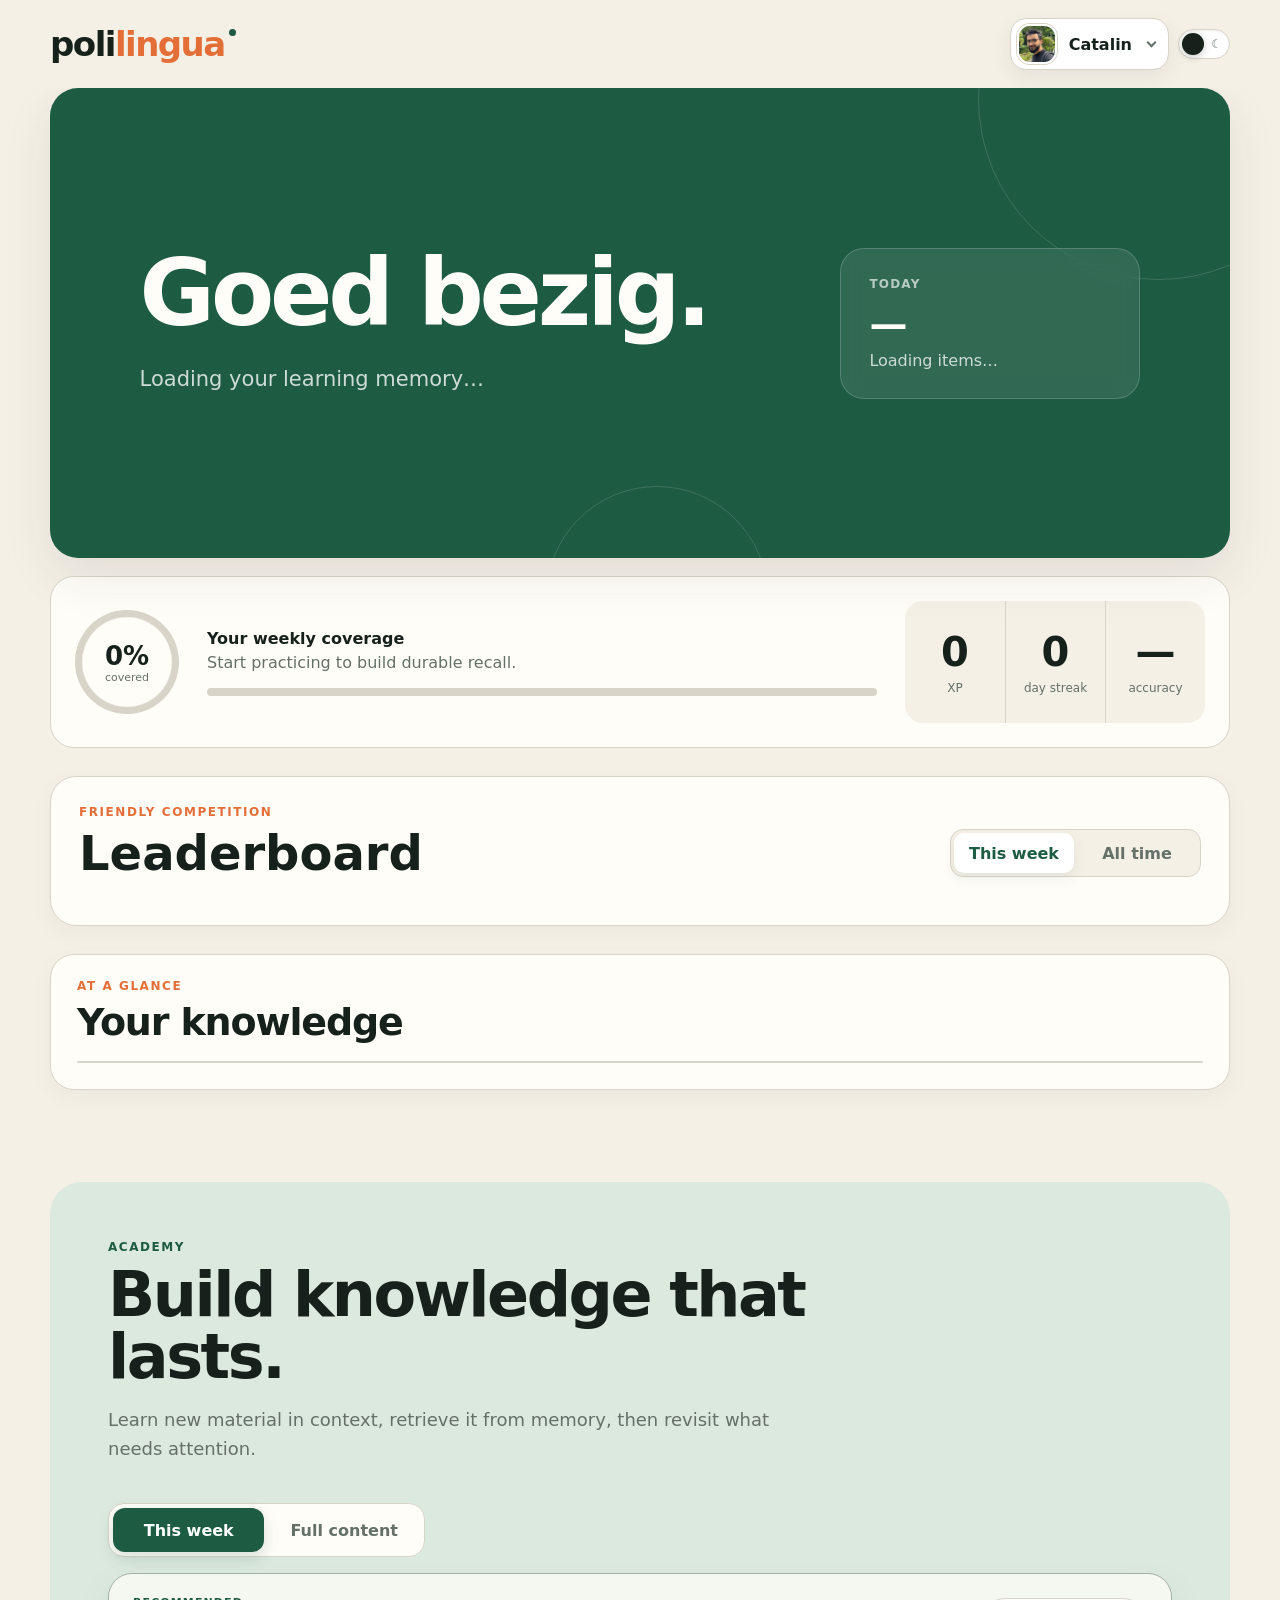
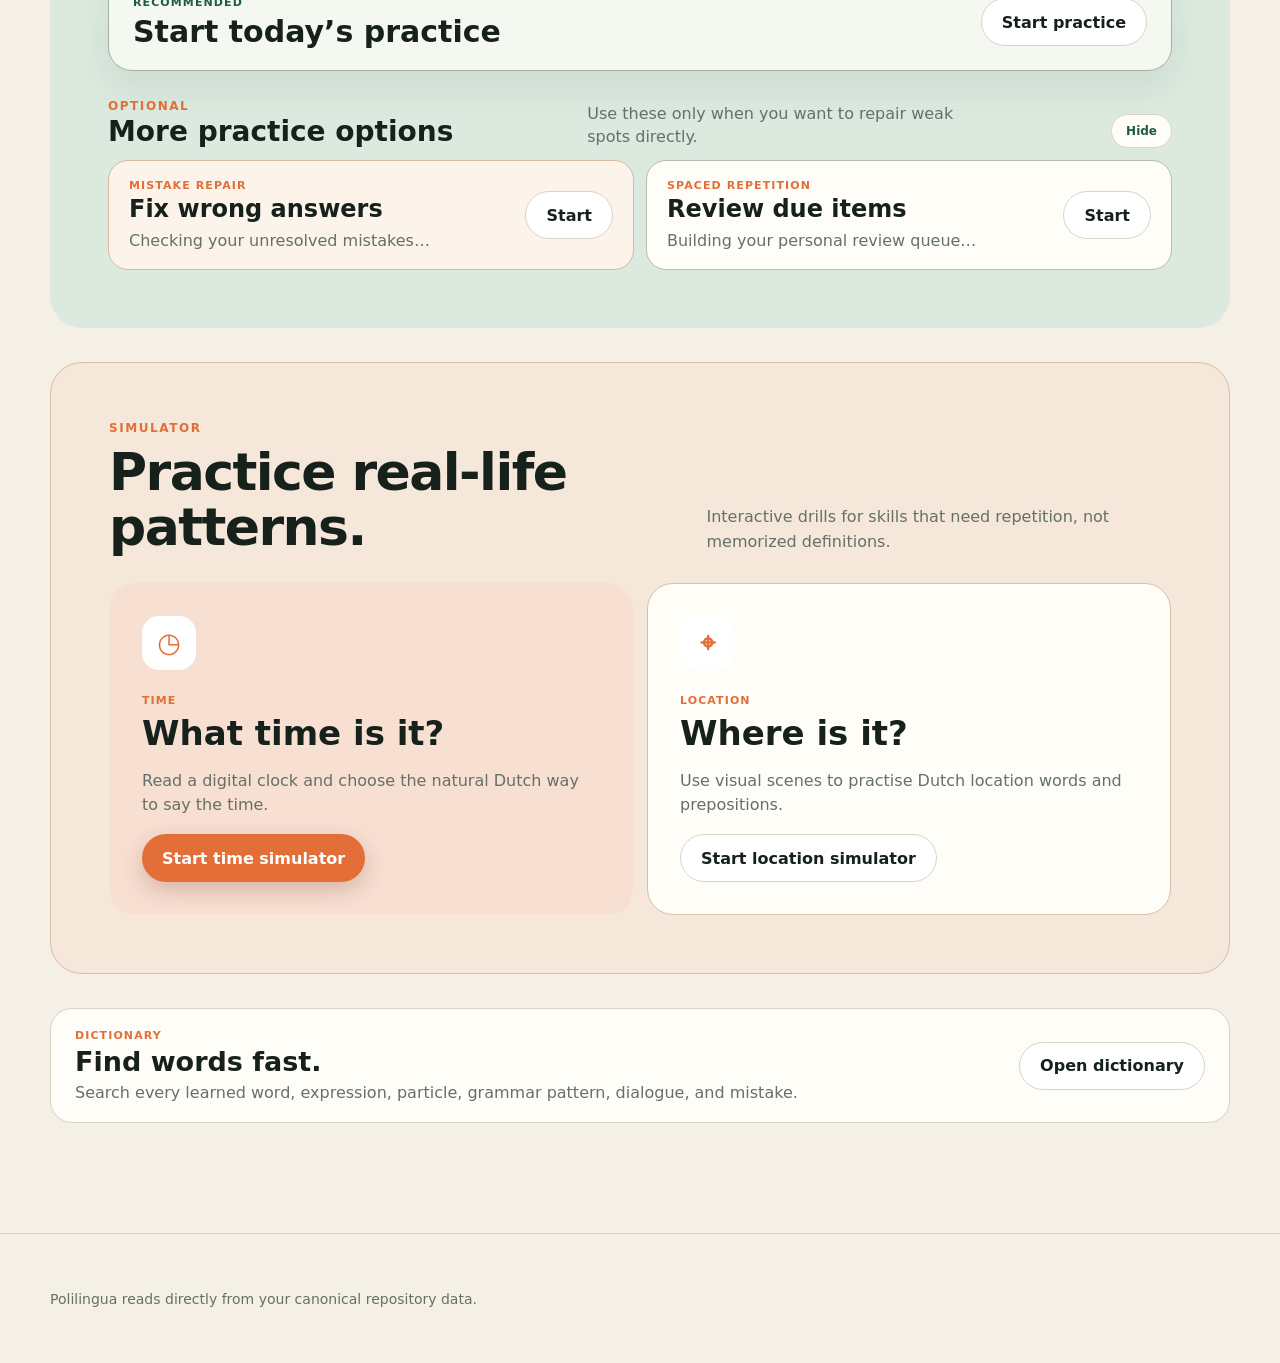
<file: index.html>
<!doctype html>
<html lang="en">
  <head>
    <meta charset="utf-8">
    <meta name="viewport" content="width=device-width, initial-scale=1">
    <meta http-equiv="refresh" content="0; url=./app/">
    <title>Dutch OS</title>
  </head>
  <body>
    <p><a href="./app/">Open Dutch OS</a></p>
  </body>
</html>
</file>
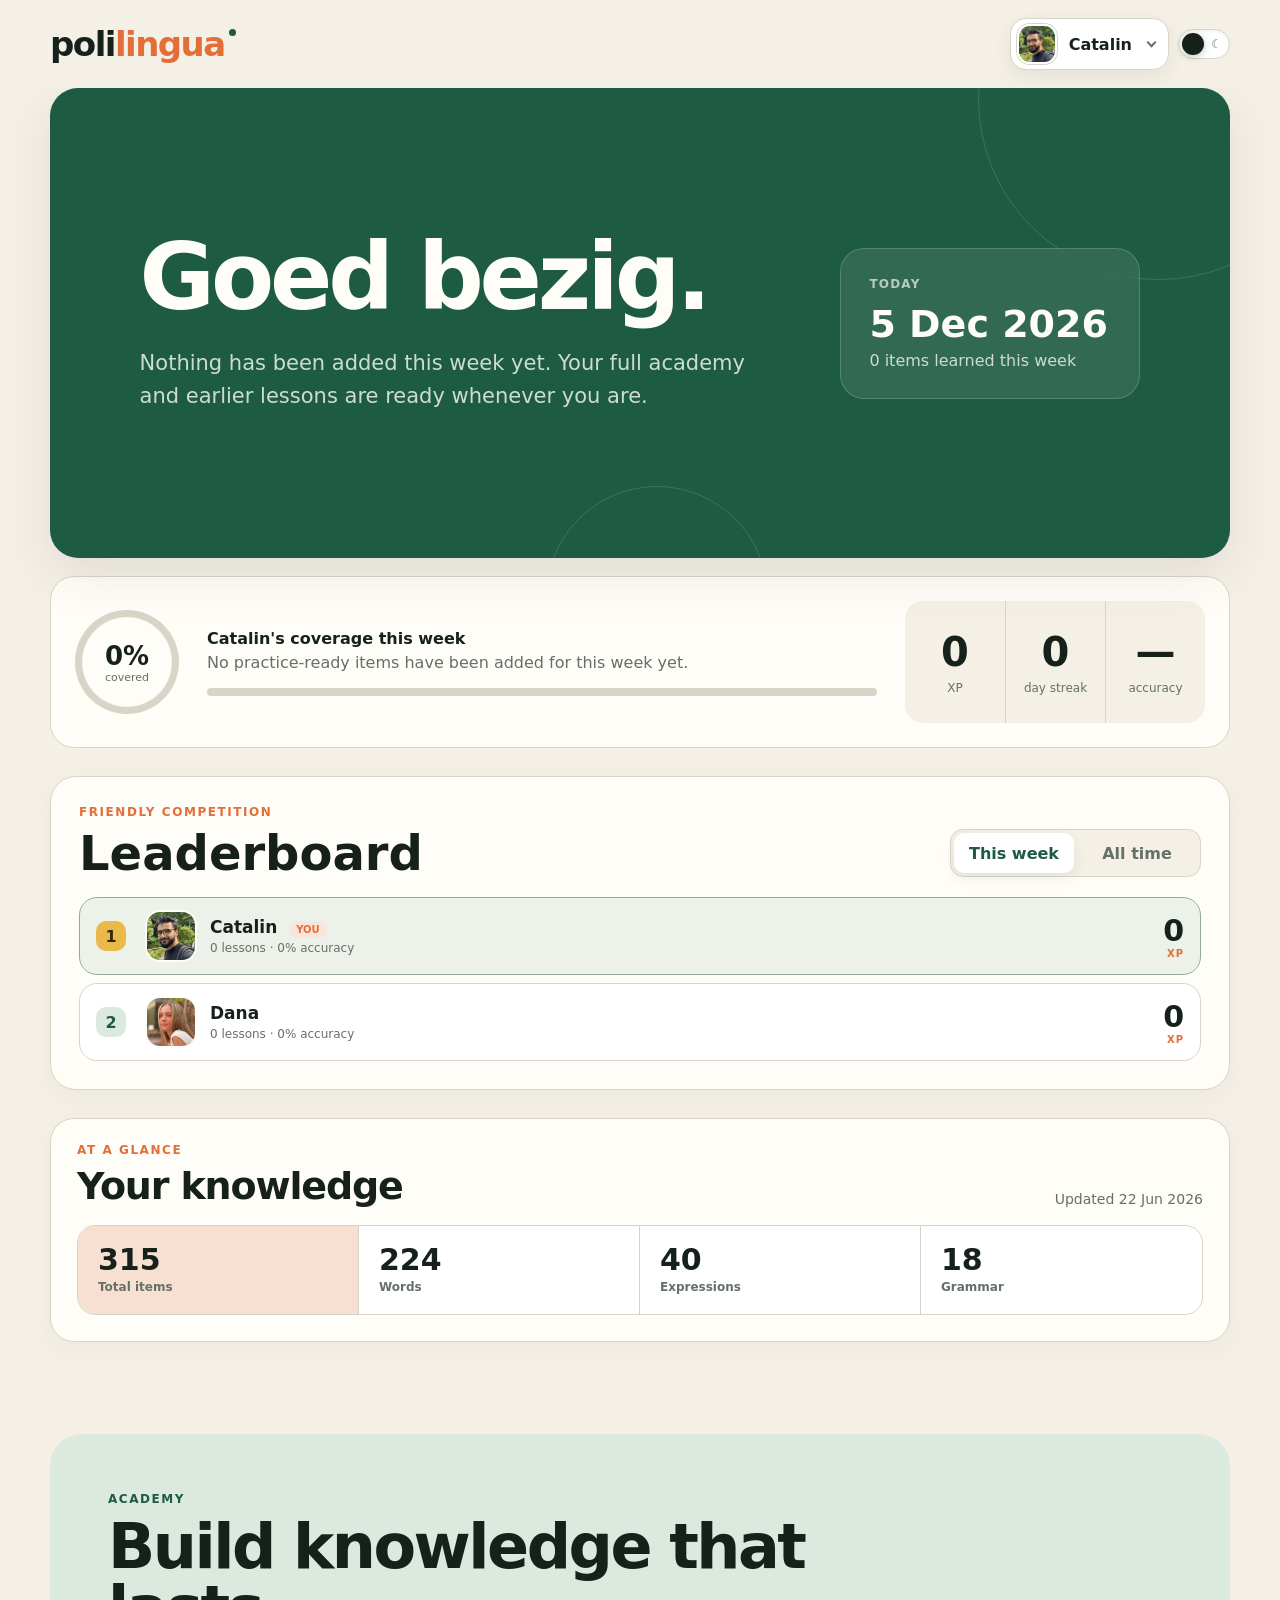
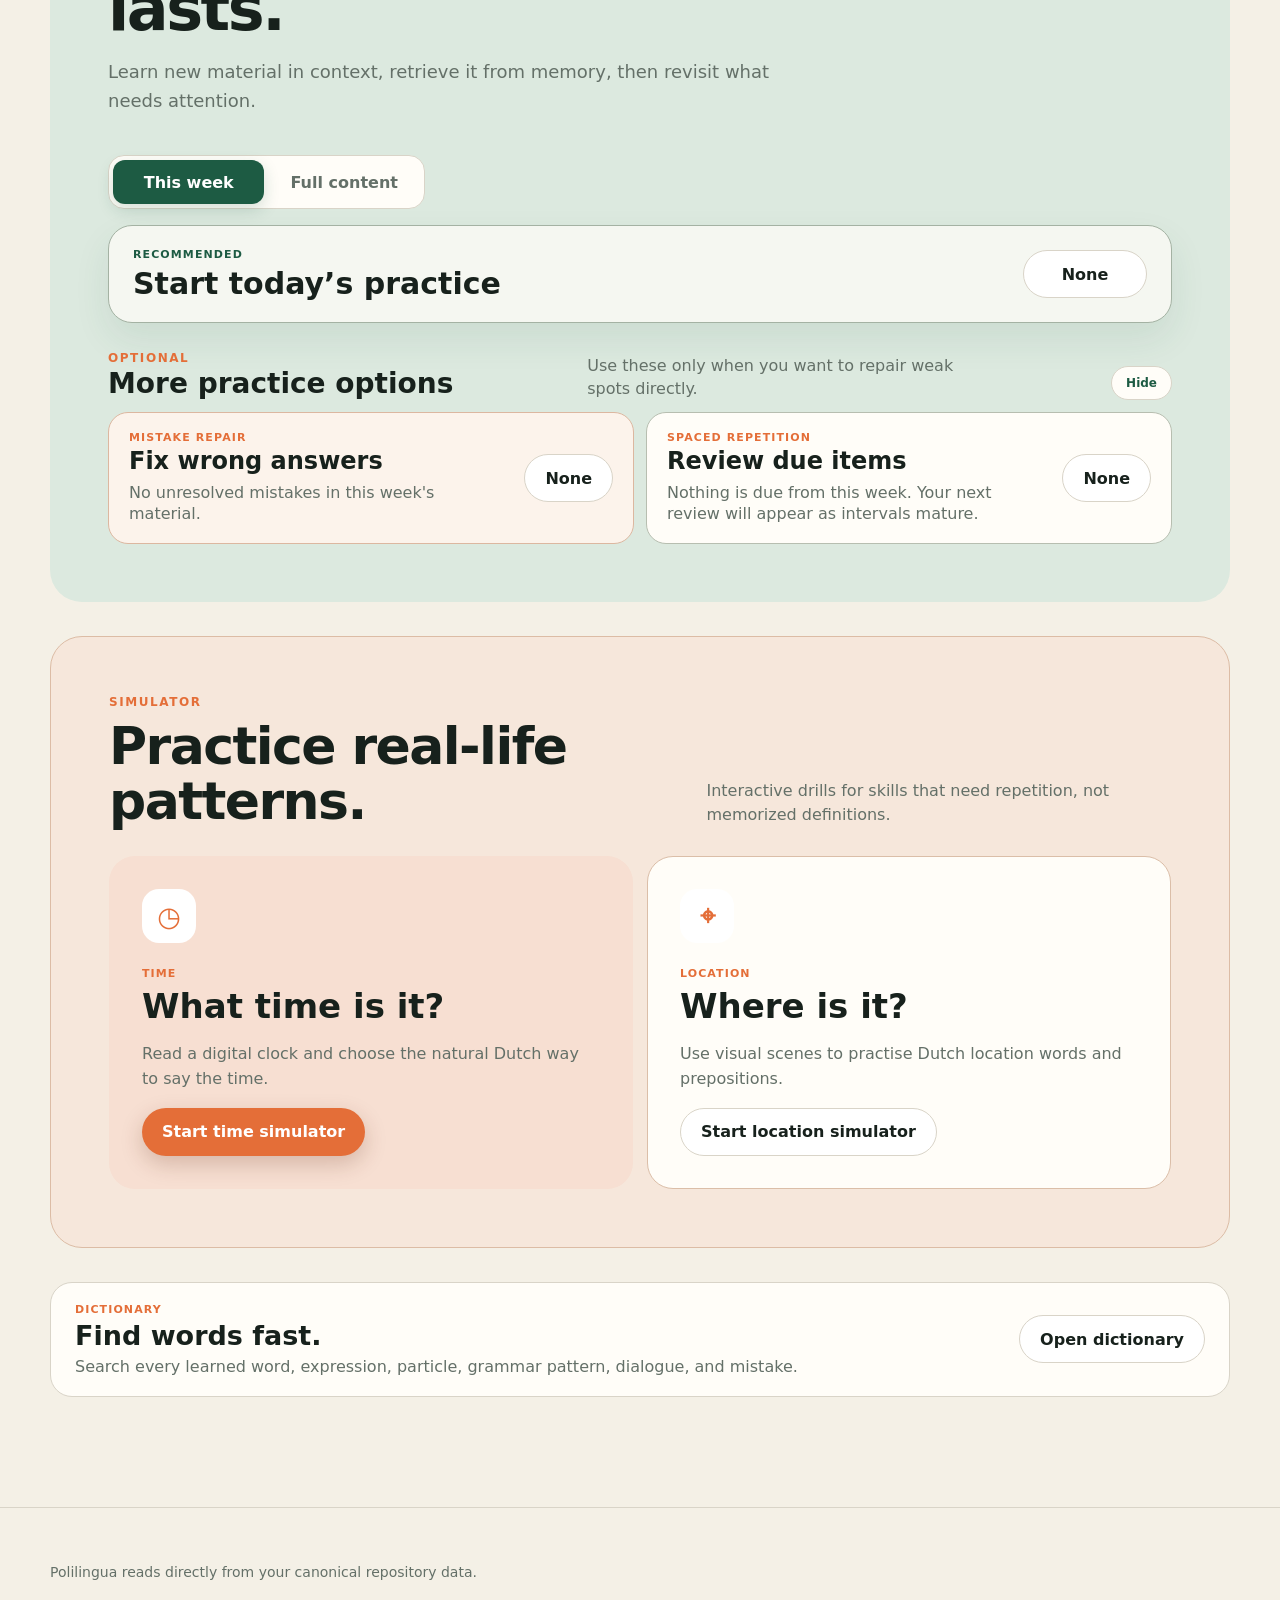
<file: app/index.html>
<!doctype html>
<html lang="en">
  <head>
    <meta charset="utf-8">
    <meta name="viewport" content="width=device-width, initial-scale=1">
    <meta name="theme-color" content="#f4f0e6">
    <meta name="description" content="Polilingua, a personal Dutch learning academy and memory.">
    <title>Polilingua</title>
    <link rel="stylesheet" href="./styles/main.css?v=20260622-2">
    <script type="module" src="./src/app.js?v=20260622-2"></script>
  </head>
  <body>
    <a class="skip-link" href="#main-content">Skip to content</a>

    <header class="site-header">
      <a class="brand" href="#dashboard" aria-label="Polilingua dashboard">
        <strong>poli<span>lingua</span><i aria-hidden="true"></i></strong>
      </a>
      <div class="header-actions">
        <div class="profile-control">
          <button class="profile-picker" id="profile-trigger" type="button" aria-haspopup="menu" aria-expanded="false" aria-controls="profile-menu">
            <img class="profile-avatar" id="profile-avatar" src="./assets/profiles/catalin.jpg" alt="">
            <span class="profile-name" id="profile-name">Catalin</span>
            <span class="profile-chevron" aria-hidden="true"></span>
          </button>
          <div class="profile-menu" id="profile-menu" role="menu" aria-label="Choose learner" hidden>
            <p>Who is learning?</p>
            <button class="profile-option" type="button" role="menuitemradio" data-profile="catalin" aria-checked="true">
              <img src="./assets/profiles/catalin.jpg" alt="">
              <span><strong>Catalin</strong><small>Continue your progress</small></span>
              <i aria-hidden="true">✓</i>
            </button>
            <button class="profile-option" type="button" role="menuitemradio" data-profile="dana" aria-checked="false">
              <img src="./assets/profiles/dana.jpg" alt="">
              <span><strong>Dana</strong><small>Continue your progress</small></span>
              <i aria-hidden="true">✓</i>
            </button>
          </div>
        </div>
        <label class="theme-switch" title="Dark mode">
          <span class="visually-hidden">Dark mode</span>
          <input id="theme-toggle" type="checkbox" role="switch" aria-label="Dark mode">
          <span class="theme-track" aria-hidden="true"><span class="theme-thumb"></span></span>
        </label>
      </div>
    </header>

    <main id="main-content">
      <section class="hero" id="dashboard" aria-labelledby="hero-title">
        <div class="hero-copy">
          <h1 id="hero-title">Goed bezig.</h1>
          <p class="hero-text" id="hero-summary">Loading your learning memory…</p>
        </div>
        <div class="week-card" aria-live="polite">
          <span class="week-card-label">Today</span>
          <strong id="latest-week">—</strong>
          <span id="latest-week-count">Loading items…</span>
        </div>
      </section>

      <section class="home-coverage" aria-label="Academy coverage">
        <div class="coverage-panel">
          <div class="coverage-ring" id="coverage-ring" style="--coverage: 0">
            <strong id="coverage-percent">0%</strong>
            <span>covered</span>
          </div>
          <div class="coverage-copy">
            <strong id="coverage-title">Your weekly coverage</strong>
            <span id="coverage-detail">Start practicing to build durable recall.</span>
            <div class="coverage-track"><span id="coverage-bar"></span></div>
          </div>
          <div class="practice-stats" aria-label="Local practice progress">
            <div><strong id="practice-xp">0</strong><span>XP</span></div>
            <div><strong id="practice-streak">0</strong><span>day streak</span></div>
            <div><strong id="practice-accuracy">—</strong><span>accuracy</span></div>
          </div>
        </div>
      </section>

      <section class="leaderboard-section" aria-labelledby="leaderboard-title">
        <div class="leaderboard-header">
          <div>
            <p class="eyebrow">Friendly competition</p>
            <h2 id="leaderboard-title">Leaderboard</h2>
          </div>
          <div class="leaderboard-scope" aria-label="Leaderboard period">
            <button type="button" data-leaderboard-scope="week" aria-pressed="true">This week</button>
            <button type="button" data-leaderboard-scope="all" aria-pressed="false">All time</button>
          </div>
        </div>
        <div class="leaderboard-list" id="leaderboard-list" aria-live="polite"></div>
      </section>

      <section class="stats-section" aria-labelledby="stats-title">
        <div class="section-heading">
          <div>
            <p class="eyebrow">At a glance</p>
            <h2 id="stats-title">Your knowledge</h2>
          </div>
          <span class="updated-label" id="updated-label"></span>
        </div>
        <div class="stats-grid" id="stats-grid" aria-live="polite"></div>
      </section>

      <section class="practice-section" id="practice" aria-labelledby="practice-title">
        <div class="academy-header">
          <div>
            <p class="eyebrow">Academy</p>
            <h2 id="practice-title">Build knowledge that lasts.</h2>
            <p>Learn new material in context, retrieve it from memory, then revisit what needs attention.</p>
          </div>
        </div>

        <div class="academy-scope" aria-label="Academy content scope">
          <button type="button" data-scope="week" aria-pressed="true">This week</button>
          <button type="button" data-scope="all" aria-pressed="false">Full content</button>
        </div>

        <article class="guided-lesson-card">
          <div>
            <p class="stage-kicker">Recommended</p>
            <h3>Start today’s practice</h3>
          </div>
          <button class="primary-button academy-start" data-mode="daily" type="button">Start practice</button>
        </article>

        <details class="targeted-practice" open>
          <summary class="academy-group-heading">
            <div><div><p class="eyebrow">Optional</p><h3>More practice options</h3></div></div>
            <p>Use these only when you want to repair weak spots directly.</p>
          </summary>
          <div class="targeted-grid">
            <article class="practice-option practice-option--primary" aria-live="polite">
              <div>
                <p class="stage-kicker">Mistake repair</p>
                <h3>Fix wrong answers</h3>
                <p id="mistake-queue-detail">Checking your unresolved mistakes…</p>
              </div>
              <button class="secondary-button" id="start-mistake-review" type="button">Start</button>
            </article>
            <article class="practice-option" aria-live="polite">
              <div>
                <p class="stage-kicker">Spaced repetition</p>
                <h3>Review due items</h3>
                <p id="review-queue-detail">Building your personal review queue…</p>
              </div>
              <button class="secondary-button" id="start-review-queue" type="button">Start</button>
            </article>
          </div>
        </details>
      </section>

      <section class="simulator-section" id="simulator" aria-labelledby="simulator-title">
        <div class="section-heading simulator-heading">
          <div>
            <p class="eyebrow">Simulator</p>
            <h2 id="simulator-title">Practice real-life patterns.</h2>
          </div>
          <p>Interactive drills for skills that need repetition, not memorized definitions.</p>
        </div>
        <div class="simulator-grid">
          <article class="simulator-card simulator-card--time">
            <span class="simulator-icon" aria-hidden="true">◷</span>
            <p class="stage-kicker">Time</p>
            <h3>What time is it?</h3>
            <p>Read a digital clock and choose the natural Dutch way to say the time.</p>
            <button class="primary-button simulator-start" data-simulator="time" type="button">Start time simulator</button>
          </article>
          <article class="simulator-card simulator-card--place">
            <span class="simulator-icon" aria-hidden="true">⌖</span>
            <p class="stage-kicker">Location</p>
            <h3>Where is it?</h3>
            <p>Use visual scenes to practise Dutch location words and prepositions.</p>
            <button class="secondary-button simulator-start" data-simulator="location" type="button">Start location simulator</button>
          </article>
        </div>
      </section>

      <section class="dictionary-section" aria-labelledby="dictionary-entry-title">
        <article class="dictionary-stage">
          <div>
            <p class="stage-kicker">Dictionary</p>
            <h3 id="dictionary-entry-title">Find words fast.</h3>
            <p>Search every learned word, expression, particle, grammar pattern, dialogue, and mistake.</p>
          </div>
          <button class="secondary-button" data-open-dictionary="all" type="button">Open dictionary</button>
        </article>
      </section>
    </main>

    <nav class="mobile-tab-bar" aria-label="App navigation">
      <button type="button" data-mobile-view="home" aria-current="page">
        <span class="dock-icon" aria-hidden="true">
          <svg viewBox="0 0 24 24" focusable="false">
            <path d="M4.5 10.5 12 4l7.5 6.5" />
            <path d="M6.5 9.5v9h11v-9" />
            <path d="M10 18.5v-5h4v5" />
          </svg>
        </span>
        <strong>Home</strong>
      </button>
      <button type="button" data-mobile-view="academy">
        <span class="dock-icon" aria-hidden="true">
          <svg viewBox="0 0 24 24" focusable="false">
            <path d="M6 17.5 10.5 6h3L18 17.5" />
            <path d="M8 13.5h8" />
            <path d="M19 17.5h-3" />
          </svg>
        </span>
        <strong>Academy</strong>
      </button>
      <button type="button" data-mobile-view="simulator">
        <span class="dock-icon" aria-hidden="true">
          <svg viewBox="0 0 24 24" focusable="false">
            <circle cx="12" cy="12" r="7.5" />
            <path d="M12 7.5V12l3.5 2" />
          </svg>
        </span>
        <strong>Simulator</strong>
      </button>
      <button type="button" data-mobile-view="dictionary">
        <span class="dock-icon" aria-hidden="true">
          <svg viewBox="0 0 24 24" focusable="false">
            <path d="M6.5 6.5h8a3 3 0 0 1 3 3v8h-8a3 3 0 0 1-3-3z" />
            <path d="M10 10h4" />
            <path d="M10 13h3" />
          </svg>
        </span>
        <strong>Dictionary</strong>
      </button>
    </nav>

    <footer>
      <p>Polilingua reads directly from your canonical repository data.</p>
    </footer>

    <dialog class="item-dialog" id="item-dialog" aria-labelledby="dialog-title">
      <div class="dialog-header">
        <div>
          <p class="eyebrow" id="dialog-type"></p>
          <h2 id="dialog-title"></h2>
        </div>
        <button class="icon-button close-button" id="dialog-close" type="button" aria-label="Close details">×</button>
      </div>
      <div id="dialog-content" class="dialog-content"></div>
    </dialog>

    <dialog class="dictionary-dialog" id="dictionary-dialog" aria-labelledby="dictionary-title" tabindex="-1">
      <div class="dictionary-shell">
        <header class="dictionary-header">
          <button class="lesson-close" id="dictionary-close" type="button" aria-label="Close dictionary">×</button>
          <div>
            <p class="eyebrow" id="dictionary-scope-label">This week</p>
            <h2 id="dictionary-title">Find words<br>fast.</h2>
          </div>
          <span id="result-count" class="result-count"></span>
        </header>
        <main class="dictionary-main">
          <form class="search-panel" id="search-form" role="search">
            <label class="search-field">
              <span class="visually-hidden">Search learned Dutch</span>
              <span class="search-icon" aria-hidden="true">⌕</span>
              <input id="search-input" type="search" autocomplete="off" placeholder="Search Dutch or English…">
            </label>
            <div class="filters" aria-label="Filter learned items">
              <label>
                <span>Type</span>
                <select id="type-filter"><option value="all">All types</option></select>
              </label>
              <label id="dictionary-week-control">
                <span>Week</span>
                <select id="week-filter"><option value="all">All weeks</option></select>
              </label>
            </div>
            <div class="active-filter" id="active-filter" hidden>
              <span id="active-filter-label"></span>
              <button type="button" id="clear-filters">Clear filters</button>
            </div>
          </form>
          <section class="dictionary-results" aria-label="Dictionary results">
            <div class="item-grid" id="item-grid" aria-live="polite"></div>
            <button class="secondary-button load-more" id="load-more" type="button" hidden>Show more</button>
          </section>
        </main>
      </div>
    </dialog>

    <dialog class="lesson-dialog" id="lesson-dialog" aria-labelledby="lesson-title">
      <div class="lesson-shell">
        <header class="lesson-header">
          <button class="lesson-close" id="lesson-close" type="button" aria-label="Leave lesson">×</button>
          <div class="lesson-progress" aria-label="Lesson progress"><span id="lesson-progress-bar"></span></div>
          <div class="lesson-status"><span id="lesson-counter"></span></div>
        </header>
        <main class="lesson-main">
          <p class="eyebrow" id="question-label">Choose the answer</p>
          <h2 id="lesson-title">Loading lesson…</h2>
          <p class="question-hint" id="question-hint" hidden></p>
          <div class="answer-area" id="answer-area"></div>
        </main>
        <footer class="lesson-footer" id="lesson-footer">
          <div class="feedback" id="lesson-feedback" hidden>
            <strong id="feedback-title"></strong>
            <span id="feedback-copy"></span>
          </div>
          <button class="secondary-button lesson-retry" id="lesson-retry" type="button" hidden>Try another set</button>
          <button class="primary-button lesson-check" id="lesson-check" type="button" disabled>Check</button>
        </footer>
      </div>
    </dialog>

    <dialog class="simulator-dialog" id="simulator-dialog" aria-labelledby="simulator-question">
      <div class="simulator-shell">
        <header class="lesson-header">
          <button class="lesson-close" id="simulator-close" type="button" aria-label="Close simulator">×</button>
          <div class="lesson-progress"><span id="simulator-progress"></span></div>
          <div class="lesson-status" id="simulator-counter"></div>
        </header>
        <main class="simulator-main">
          <div class="simulator-titlebar">
            <p class="eyebrow" id="simulator-label">Simulator</p>
            <button class="rules-button" id="simulator-rules-button" type="button">View rules</button>
          </div>
          <h2 id="simulator-question">Loading…</h2>
          <aside class="simulator-rules" id="simulator-rules" hidden>
            <div class="rules-heading">
              <strong id="rules-title">Rules</strong>
              <button type="button" id="rules-close" aria-label="Close rules">×</button>
            </div>
            <div id="rules-content"></div>
          </aside>
          <div class="simulator-visual" id="simulator-visual"></div>
          <div class="choice-grid" id="simulator-answers"></div>
          <div class="simulator-feedback" id="simulator-feedback" hidden></div>
          <button class="primary-button simulator-next" id="simulator-next" type="button" hidden>Next question</button>
        </main>
      </div>
    </dialog>

    <div class="fatal-error" id="fatal-error" hidden role="alert">
      <strong>Polilingua could not load its repository data.</strong>
      <span>Serve the repository root over HTTP or check the deployed data paths.</span>
    </div>
  </body>
</html>
</file>
<file: app/styles/main.css>
:root {
  --font-main: Inter, ui-sans-serif, system-ui, -apple-system, BlinkMacSystemFont, "Segoe UI", sans-serif;
  color-scheme: light;
  --paper: #f4f0e6;
  --surface: #fffdf8;
  --surface-strong: #ffffff;
  --ink: #17211c;
  --muted: #647068;
  --line: #d9d4c8;
  --green: #1d5b43;
  --green-soft: #dce9df;
  --orange: #e46e38;
  --orange-soft: #f7dfd2;
  --yellow: #e9b949;
  --select-arrow: url("data:image/svg+xml,%3Csvg width='14' height='9' viewBox='0 0 14 9' xmlns='http://www.w3.org/2000/svg'%3E%3Cpath d='M1 1.5 7 7.5l6-6' fill='none' stroke='%2317211c' stroke-width='2' stroke-linecap='round' stroke-linejoin='round'/%3E%3C/svg%3E");
  --shadow: 0 18px 50px rgba(43, 49, 42, 0.09);
  --radius-lg: 28px;
  --radius-md: 18px;
  --radius-sm: 12px;
  --visual-viewport-height: 100dvh;
  font-family: var(--font-main);
}

:root[data-theme="dark"] {
  color-scheme: dark;
  --paper: #111713;
  --surface: #19211c;
  --surface-strong: #202a24;
  --ink: #f5f1e8;
  --muted: #aeb8b0;
  --line: #344139;
  --green: #8fc6a7;
  --green-soft: #233d30;
  --orange: #f39a6f;
  --orange-soft: #4b2d22;
  --yellow: #f0ca70;
  --select-arrow: url("data:image/svg+xml,%3Csvg width='14' height='9' viewBox='0 0 14 9' xmlns='http://www.w3.org/2000/svg'%3E%3Cpath d='M1 1.5 7 7.5l6-6' fill='none' stroke='%23f5f1e8' stroke-width='2' stroke-linecap='round' stroke-linejoin='round'/%3E%3C/svg%3E");
  --shadow: 0 18px 50px rgba(0, 0, 0, 0.22);
}

* { box-sizing: border-box; }
html { scroll-behavior: smooth; }
body {
  margin: 0;
  background: var(--paper);
  color: var(--ink);
  min-width: 320px;
}
button, input, select { font: inherit; }
button, a { -webkit-tap-highlight-color: transparent; }
a { color: inherit; }

.skip-link {
  position: fixed;
  z-index: 20;
  top: 8px;
  left: 8px;
  padding: 10px 14px;
  border-radius: 8px;
  background: var(--ink);
  color: var(--paper);
  transform: translateY(-150%);
}
.skip-link:focus { transform: translateY(0); }

.site-header {
  width: min(1180px, calc(100% - 32px));
  min-height: 88px;
  margin: 0 auto;
  display: flex;
  align-items: center;
  justify-content: space-between;
}
.brand { min-height: 52px; display: flex; align-items: center; text-decoration: none; }
.brand strong {
  position: relative;
  color: var(--ink);
  font: 700 clamp(27px, 3vw, 34px)/1 var(--font-main);
  letter-spacing: -.045em;
}
.brand strong span { color: var(--orange); }
.brand strong i {
  position: absolute;
  width: 7px;
  height: 7px;
  right: -11px;
  top: 2px;
  border-radius: 50%;
  background: var(--green);
}
.header-actions { display: flex; align-items: center; justify-content: flex-end; gap: 9px; }
.profile-control { position: relative; }
.profile-picker {
  position: relative;
  height: 52px;
  display: grid;
  grid-template-columns: 40px minmax(68px, auto) 12px;
  align-items: center;
  gap: 10px;
  padding: 0 11px 0 6px;
  border: 1px solid var(--line);
  border-radius: 16px;
  background: var(--surface-strong);
  box-shadow: 0 7px 20px rgba(43, 49, 42, .07);
  transition: border-color .2s ease, box-shadow .2s ease, transform .2s ease;
  color: var(--ink);
  cursor: pointer;
}
.profile-picker:hover { border-color: color-mix(in srgb, var(--green) 40%, var(--line)); box-shadow: 0 10px 24px rgba(43, 49, 42, .1); }
.profile-picker:focus-visible, .profile-picker[aria-expanded="true"] { outline: 0; border-color: var(--orange); box-shadow: 0 0 0 3px var(--orange-soft); }
.profile-avatar {
  width: 40px;
  height: 40px;
  flex: 0 0 40px;
  border: 2px solid var(--surface-strong);
  border-radius: 13px;
  object-fit: cover;
  box-shadow: 0 0 0 1px var(--line);
}
.profile-name { min-width: 0; padding-left: 2px; padding-right: 3px; text-align: left; font-weight: 800; white-space: nowrap; }
.profile-chevron { width: 7px; height: 7px; justify-self: center; border-right: 2px solid var(--muted); border-bottom: 2px solid var(--muted); transform: translateY(-2px) rotate(45deg); pointer-events: none; }
.profile-picker[aria-expanded="true"] .profile-chevron { transform: translateY(2px) rotate(225deg); }
.profile-menu {
  position: absolute;
  z-index: 30;
  top: calc(100% + 10px);
  right: 0;
  width: 280px;
  padding: 10px;
  border: 1px solid var(--line);
  border-radius: 20px;
  background: var(--surface-strong);
  box-shadow: 0 22px 60px rgba(23, 33, 28, .18);
  transform-origin: top right;
  animation: profile-menu-in .16s ease-out;
}
.profile-menu[hidden] { display: none; }
.profile-menu > p { margin: 5px 8px 9px; color: var(--muted); font-size: 11px; font-weight: 800; letter-spacing: .1em; text-transform: uppercase; }
.profile-option {
  width: 100%;
  min-height: 68px;
  display: grid;
  grid-template-columns: 48px 1fr 24px;
  align-items: center;
  gap: 11px;
  padding: 9px;
  border: 1px solid transparent;
  border-radius: 15px;
  background: transparent;
  color: var(--ink);
  text-align: left;
  cursor: pointer;
}
.profile-option + .profile-option { margin-top: 4px; }
.profile-option:hover, .profile-option:focus-visible { outline: 0; background: var(--paper); }
.profile-option.selected { border-color: color-mix(in srgb, var(--green) 30%, var(--line)); background: var(--green-soft); }
.profile-option img { width: 48px; height: 48px; border-radius: 14px; object-fit: cover; }
.profile-option strong, .profile-option small { display: block; }
.profile-option strong { font-size: 15px; }
.profile-option small { margin-top: 3px; color: var(--muted); font-size: 11px; }
.profile-option i { width: 22px; height: 22px; display: none; place-items: center; border-radius: 50%; background: var(--green); color: var(--surface-strong); font-size: 12px; font-style: normal; }
.profile-option.selected i { display: grid; }
@keyframes profile-menu-in { from { opacity: 0; transform: translateY(-5px) scale(.98); } to { opacity: 1; transform: none; } }
.theme-switch { display: inline-flex; align-items: center; cursor: pointer; }
.theme-switch input { position: absolute; width: 1px; height: 1px; opacity: 0; }
.theme-track {
  position: relative;
  width: 52px;
  height: 30px;
  display: block;
  border: 1px solid var(--line);
  border-radius: 999px;
  background: var(--surface-strong);
  box-shadow: inset 0 1px 3px rgba(23, 33, 28, .08);
  transition: background .22s ease, border-color .22s ease;
}
.theme-track::before, .theme-track::after { position: absolute; top: 50%; transform: translateY(-50%); font-size: 12px; line-height: 1; }
.theme-track::before { content: "☀"; left: 7px; color: var(--orange); }
.theme-track::after { content: "☾"; right: 7px; color: var(--muted); }
.theme-thumb {
  position: absolute;
  z-index: 1;
  top: 3px;
  left: 3px;
  width: 22px;
  height: 22px;
  border-radius: 50%;
  background: var(--ink);
  box-shadow: 0 2px 7px rgba(23, 33, 28, .25);
  transition: transform .22s ease, background .22s ease;
}
.theme-switch input:checked + .theme-track { border-color: var(--green); background: var(--green-soft); }
.theme-switch input:checked + .theme-track .theme-thumb { transform: translateX(22px); background: var(--green); }
.theme-switch input:focus-visible + .theme-track { outline: 3px solid var(--orange-soft); outline-offset: 2px; }
.theme-switch:hover .theme-track { border-color: var(--orange); }
.theme-switch input {
  cursor: pointer;
}

main { overflow: hidden; }
.mobile-tab-bar { display: none; }
.hero, .home-coverage, .leaderboard-section, .stats-section, .practice-section, .simulator-section, .dictionary-section {
  width: min(1180px, calc(100% - 32px));
  margin-inline: auto;
}
.hero {
  position: relative;
  min-height: 470px;
  display: grid;
  grid-template-columns: minmax(0, 1.3fr) minmax(260px, .7fr);
  gap: 52px;
  align-items: center;
  padding: 76px clamp(28px, 7vw, 96px);
  overflow: hidden;
  border-radius: var(--radius-lg);
  background: #1d5b43;
  color: #fffdf8;
  box-shadow: var(--shadow);
}
.hero::before, .hero::after {
  content: "";
  position: absolute;
  border-radius: 50%;
  border: 1px solid rgba(255,255,255,.14);
}
.hero::before { width: 360px; height: 360px; right: -110px; top: -170px; }
.hero::after { width: 220px; height: 220px; left: 42%; bottom: -150px; }
.hero-copy, .week-card { position: relative; z-index: 1; min-width: 0; }
.eyebrow {
  margin: 0 0 10px;
  color: var(--orange);
  font-size: 12px;
  font-weight: 800;
  letter-spacing: .13em;
  text-transform: uppercase;
}
.hero .eyebrow { color: #f3bf9f; }
.hero h1 {
  margin: 0;
  max-width: 650px;
  font: 700 clamp(54px, 8vw, 92px)/.95 var(--font-main);
  letter-spacing: -.045em;
}
.hero-text { max-width: 610px; margin: 26px 0 0; color: rgba(255,255,255,.78); font-size: clamp(17px, 2vw, 21px); line-height: 1.55; }
.primary-button, .secondary-button {
  min-height: 48px;
  padding: 0 20px;
  border: 0;
  border-radius: 999px;
  font-weight: 750;
  cursor: pointer;
}
.primary-button { background: #e46e38; color: #fff; box-shadow: 0 8px 22px rgba(94, 38, 15, .22); }
.primary-button:hover { filter: brightness(1.06); transform: translateY(-1px); }
.secondary-button { background: var(--surface-strong); color: var(--ink); border: 1px solid var(--line); }
.text-link { text-underline-offset: 4px; font-weight: 700; }
.week-card {
  justify-self: end;
  width: min(100%, 300px);
  padding: 28px;
  border-radius: 24px;
  background: rgba(255,255,255,.09);
  border: 1px solid rgba(255,255,255,.18);
  backdrop-filter: blur(10px);
}
.week-card-label { display: block; color: rgba(255,255,255,.65); font-size: 12px; font-weight: 800; letter-spacing: .1em; text-transform: uppercase; }
.week-card strong { display: block; margin: 14px 0 8px; font: 700 38px/1 var(--font-main); }
.week-card > span:last-child { color: rgba(255,255,255,.76); }

.home-coverage { margin-top: 18px; }
.home-coverage .coverage-panel { margin-top: 0; }
.stats-section { margin-top: 28px; padding: 24px 26px 26px; border: 1px solid var(--line); border-radius: 24px; background: var(--surface); box-shadow: 0 8px 24px rgba(43,49,42,.04); }
.leaderboard-section { margin-top: 28px; padding: 28px; border: 1px solid var(--line); border-radius: 26px; background: var(--surface); color: var(--ink); box-shadow: 0 8px 24px rgba(43,49,42,.04); }
.leaderboard-header { display: flex; justify-content: space-between; align-items: end; gap: 22px; margin-bottom: 20px; }
.leaderboard-header .eyebrow { color: var(--orange); }
.leaderboard-header h2 { margin: 0; font: 700 clamp(32px, 5vw, 48px)/1 var(--font-main); }
.leaderboard-scope { display: grid; grid-template-columns: repeat(2, 1fr); gap: 3px; padding: 3px; border: 1px solid var(--line); border-radius: 13px; background: var(--paper); }
.leaderboard-scope button { min-height: 40px; padding: 0 15px; border: 0; border-radius: 10px; background: transparent; color: var(--muted); font-weight: 800; cursor: pointer; }
.leaderboard-scope button[aria-pressed="true"] { background: var(--surface-strong); color: var(--green); box-shadow: 0 5px 14px rgba(43,49,42,.08); }
.leaderboard-list { display: grid; gap: 8px; }
.leaderboard-row { display: grid; grid-template-columns: 36px 52px 1fr auto; align-items: center; gap: 13px; padding: 12px 16px; border: 1px solid var(--line); border-radius: 18px; background: var(--surface-strong); }
.leaderboard-row.is-active { border-color: color-mix(in srgb, var(--green) 35%, var(--line)); background: color-mix(in srgb, var(--green-soft) 55%, var(--surface)); }
.leaderboard-rank { width: 30px; height: 30px; display: grid; place-items: center; border-radius: 10px; background: var(--green-soft); color: var(--green); font-weight: 850; }
.leaderboard-row:first-child .leaderboard-rank { background: var(--yellow); color: #33270b; }
.leaderboard-row img { width: 52px; height: 52px; border-radius: 15px; object-fit: cover; border: 2px solid var(--surface); }
.leaderboard-person strong, .leaderboard-person span, .leaderboard-xp strong, .leaderboard-xp span { display: block; }
.leaderboard-person strong { font-size: 17px; }
.leaderboard-person strong small { margin-left: 6px; padding: 3px 7px; border-radius: 999px; background: color-mix(in srgb, var(--orange-soft) 80%, var(--surface)); color: var(--orange); font-size: 10px; text-transform: uppercase; }
.leaderboard-person span { margin-top: 4px; color: var(--muted); font-size: 12px; }
.leaderboard-xp { min-width: 72px; text-align: right; }
.leaderboard-xp strong { font: 700 30px var(--font-main); }
.leaderboard-xp span { color: var(--orange); font-size: 10px; font-weight: 850; letter-spacing: .1em; }
.practice-section { margin-top: 92px; padding: clamp(28px, 5vw, 58px); border-radius: 32px; background: var(--green-soft); }
.simulator-section { margin-top: 34px; margin-bottom: 110px; padding: clamp(28px, 5vw, 58px); border: 1px solid color-mix(in srgb, var(--orange) 24%, var(--line)); border-radius: 32px; background: color-mix(in srgb, var(--orange-soft) 55%, var(--paper)); }
.dictionary-section { margin-top: -76px; margin-bottom: 110px; }
.stats-section .section-heading { margin-bottom: 18px; }
.stats-section .section-heading h2 { font-size: clamp(28px, 4vw, 38px); }
.practice-section > .academy-header .eyebrow { color: var(--green); }
.simulator-section .eyebrow { color: var(--orange); }
.section-heading { display: flex; justify-content: space-between; align-items: end; gap: 24px; margin-bottom: 28px; }
.section-heading h2 { margin: 0; font: 700 clamp(34px, 5vw, 52px)/1.05 var(--font-main); letter-spacing: -.03em; }
.updated-label, .result-count { color: var(--muted); font-size: 14px; }
.stats-grid { display: grid; grid-template-columns: repeat(4, 1fr); overflow: hidden; border: 1px solid var(--line); border-radius: 18px; background: var(--surface-strong); }
.stat-card {
  min-height: 88px;
  padding: 18px 20px;
  display: flex;
  flex-direction: column;
  justify-content: center;
  border-right: 1px solid var(--line);
  background: transparent;
}
.stat-card:last-child { border-right: 0; }
.stat-card:first-child { background: var(--orange-soft); }
.stat-card strong { font: 700 30px/1 var(--font-main); }
.stat-card > span:last-child { margin-top: 5px; color: var(--muted); font-size: 12px; font-weight: 700; }

.academy-header { display: flex; justify-content: space-between; align-items: end; gap: 30px; }
.academy-header h2 { margin: 0; max-width: 780px; font: 700 clamp(38px, 6vw, 62px)/1 var(--font-main); letter-spacing: -.04em; }
.academy-header > div > p:not(.eyebrow) { max-width: 720px; color: var(--muted); font-size: 18px; line-height: 1.6; }
.practice-week { display: grid; gap: 6px; }
.practice-week span { color: var(--muted); font-size: 11px; font-weight: 800; letter-spacing: .08em; text-transform: uppercase; }
.practice-week select { min-height: 48px; padding: 0 38px 0 14px; border: 1px solid rgba(228,110,56,.25); border-radius: 999px; color: var(--ink); background: var(--surface); }
.coverage-panel { display: grid; grid-template-columns: auto 1fr minmax(300px, auto); gap: 28px; align-items: center; margin-top: 36px; padding: 24px; border: 1px solid var(--line); border-radius: 24px; background: var(--surface); }
.coverage-ring { --coverage: 0; width: 104px; height: 104px; display: grid; place-content: center; text-align: center; border-radius: 50%; background: radial-gradient(circle at center, var(--surface) 60%, transparent 62%), conic-gradient(var(--green) calc(var(--coverage) * 1%), var(--line) 0); }
.coverage-ring strong, .coverage-ring span { display: block; }
.coverage-ring strong { font: 700 26px var(--font-main); }
.coverage-ring span { color: var(--muted); font-size: 11px; }
.coverage-copy strong, .coverage-copy span { display: block; }
.coverage-copy > span { margin-top: 5px; color: var(--muted); }
.coverage-track { height: 8px; margin-top: 16px; overflow: hidden; border-radius: 999px; background: var(--line); }
.coverage-track span { display: block; width: 0; height: 100%; background: var(--green); transition: width .25s; }
.practice-stats { display: grid; grid-template-columns: repeat(3, 1fr); align-self: center; border-radius: 18px; background: var(--paper); }
.practice-stats div { min-width: 0; padding: 28px 12px; text-align: center; }
.practice-stats div + div { border-left: 1px solid var(--line); }
.practice-stats strong, .practice-stats span { display: block; }
.practice-stats strong { font: 700 clamp(26px, 4vw, 40px) var(--font-main); }
.practice-stats span { margin-top: 6px; color: var(--muted); font-size: 12px; }
.academy-scope { width: fit-content; display: grid; grid-template-columns: repeat(2, 1fr); gap: 4px; margin-top: 22px; padding: 4px; border: 1px solid var(--line); border-radius: 16px; background: var(--surface); }
.academy-scope button { min-height: 44px; padding: 0 22px; border: 0; border-radius: 12px; background: transparent; color: var(--muted); font-weight: 800; cursor: pointer; }
.academy-scope button[aria-pressed="true"] { background: #1d5b43; color: #fff; box-shadow: 0 6px 16px rgba(29,91,67,.18); }
.guided-lesson-card { margin-top: 16px; padding: 22px 24px; display: grid; grid-template-columns: minmax(0, 1fr) auto; align-items: center; gap: 18px; border: 1px solid color-mix(in srgb, var(--green) 28%, var(--line)); border-radius: 24px; background: color-mix(in srgb, var(--surface) 70%, var(--green-soft)); box-shadow: 0 16px 36px rgba(29,91,67,.09); }
.guided-lesson-card .stage-kicker { margin: 0 0 7px; color: var(--green); }
.guided-lesson-card h3 { margin: 0; font: 750 30px/1.05 var(--font-main); }
.guided-lesson-card button { min-width: 124px; }
.targeted-practice { margin-top: 18px; }
.targeted-practice summary { cursor: pointer; list-style: none; }
.targeted-practice summary::-webkit-details-marker { display: none; }
.targeted-practice summary::after { content: "Show"; flex: 0 0 auto; padding: 9px 14px; border: 1px solid var(--line); border-radius: 999px; background: var(--surface); color: var(--green); font-size: 12px; font-weight: 850; }
.targeted-practice[open] summary::after { content: "Hide"; }
.targeted-grid { display: grid; grid-template-columns: repeat(2, minmax(0, 1fr)); gap: 12px; margin-top: 12px; }
.practice-option { padding: 18px 20px; display: grid; grid-template-columns: minmax(0, 1fr) auto; align-items: center; gap: 16px; border: 1px solid color-mix(in srgb, var(--green) 18%, var(--line)); border-radius: 20px; background: var(--surface); }
.practice-option--primary { background: color-mix(in srgb, var(--orange-soft) 34%, var(--surface)); border-color: color-mix(in srgb, var(--orange) 28%, var(--line)); }
.practice-option .stage-kicker { margin: 0 0 5px; }
.practice-option h3 { margin: 0; font: 750 24px/1.08 var(--font-main); }
.practice-option p:last-child { margin: 7px 0 0; color: var(--muted); line-height: 1.35; }
.academy-group-heading { margin-top: 28px; display: flex; align-items: end; justify-content: space-between; gap: 24px; }
.academy-group-heading > div { display: flex; align-items: center; gap: 12px; }
.academy-group-heading > div > span { width: 34px; height: 34px; display: grid; place-items: center; border-radius: 11px; background: var(--green); color: #fff; font-weight: 850; }
.academy-group-heading .eyebrow { margin: 0 0 2px; }
.academy-group-heading h3 { margin: 0; font: 700 28px var(--font-main); }
.academy-group-heading > p { max-width: 390px; margin: 0; color: var(--muted); line-height: 1.45; }
.academy-group-heading--reference { margin-top: 24px; }
.review-queue { padding: 22px 24px; display: grid; grid-template-columns: 42px minmax(0, 1fr) auto; align-items: center; gap: 18px; border: 1px solid color-mix(in srgb, var(--green) 18%, var(--line)); border-radius: 22px; background: var(--surface); }
.review-queue .stage-kicker { margin: 0; color: var(--orange); }
.review-queue > div { min-width: 0; display: grid; gap: 9px; }
.review-queue h3 { margin: 0; font: 700 30px var(--font-main); }
.review-queue p:last-child { margin: 3px 0 0; color: var(--muted); line-height: 1.5; }
.review-queue button { flex: 0 0 auto; }
.mistake-queue { border-color: color-mix(in srgb, var(--green) 18%, var(--line)); background: var(--surface); }
.mistake-queue .stage-kicker { color: var(--orange); }
.academy-grid { display: grid; grid-template-columns: repeat(2, 1fr); gap: 14px; margin-top: 12px; }
.academy-stage { position: relative; min-height: 310px; padding: 30px; display: flex; flex-direction: column; align-items: flex-start; border: 1px solid color-mix(in srgb, var(--green) 18%, var(--line)); border-radius: 24px; background: var(--surface); }
.academy-stage--wide { grid-column: 1 / -1; min-height: 310px; }
.stage-number { width: 42px; height: 42px; display: grid; place-items: center; border-radius: 13px; background: var(--orange-soft); color: var(--orange); font-weight: 800; }
.stage-kicker { margin: 24px 0 6px; color: var(--orange); font-size: 11px; font-weight: 800; letter-spacing: .1em; text-transform: uppercase; }
.academy-stage h3 { margin: 0; font: 700 32px var(--font-main); }
.academy-stage > p:not(.stage-kicker) { margin-top: 10px; color: var(--muted); line-height: 1.55; }
.academy-stage button { margin-top: auto; }
.practice-section .primary-button, .practice-section .secondary-button { background: var(--surface-strong); color: var(--ink); border: 1px solid var(--line); box-shadow: none; }
.practice-section .primary-button:hover, .practice-section .secondary-button:hover { filter: none; transform: translateY(-1px); }
.dictionary-stage { margin-top: 12px; padding: 20px 24px; display: flex; align-items: center; justify-content: space-between; gap: 24px; border: 1px solid var(--line); border-radius: 22px; background: var(--surface); }
.dictionary-stage .stage-kicker { margin: 0 0 4px; }
.dictionary-stage h3 { margin: 0; font: 700 27px var(--font-main); }
.dictionary-stage p:last-child { margin: 6px 0 0; color: var(--muted); }
.dictionary-stage button { flex: 0 0 auto; }

.simulator-heading { align-items: end; }
.simulator-heading > p { max-width: 470px; margin: 0; color: var(--muted); line-height: 1.55; }
.simulator-grid { display: grid; grid-template-columns: repeat(2, 1fr); gap: 14px; }
.simulator-card { min-height: 330px; padding: 32px; display: flex; flex-direction: column; align-items: flex-start; overflow: hidden; border: 1px solid color-mix(in srgb, var(--orange) 22%, var(--line)); border-radius: 26px; background: var(--surface); }
.simulator-card--time { background: var(--orange-soft); border-color: transparent; }
.simulator-icon { width: 54px; height: 54px; display: grid; place-items: center; border-radius: 17px; background: var(--surface-strong); color: var(--orange); font: 700 27px var(--font-main); }
.simulator-card h3 { margin: 0; font: 700 34px var(--font-main); }
.simulator-card > p:not(.stage-kicker) { max-width: 480px; color: var(--muted); line-height: 1.55; }
.simulator-card button { margin-top: auto; }

.tag-list span { padding: 7px 10px; border-radius: 999px; background: var(--paper); color: var(--muted); font-size: 12px; }
.search-panel {
  display: grid;
  grid-template-columns: 1fr auto;
  gap: 14px;
  padding: 16px;
  border-radius: var(--radius-md);
  background: var(--surface);
  border: 1px solid var(--line);
}
.search-field { display: flex; align-items: center; gap: 10px; min-width: 0; }
.search-icon { color: var(--muted); font-size: 25px; }
.search-field input { width: 100%; padding: 12px 0; border: 0; outline: 0; color: var(--ink); background: transparent; font-size: 17px; }
.filters { display: flex; gap: 10px; }
.filters label { display: flex; align-items: center; gap: 8px; }
.filters label > span { color: var(--muted); font-size: 12px; font-weight: 800; text-transform: uppercase; letter-spacing: .08em; }
.filters select {
  min-height: 42px;
  padding: 0 46px 0 12px;
  border: 1px solid var(--line);
  border-radius: 10px;
  appearance: none;
  background-color: var(--surface-strong);
  background-image: var(--select-arrow);
  background-position: right 18px center;
  background-repeat: no-repeat;
  color: var(--ink);
}
.active-filter { display: flex; justify-content: space-between; align-items: center; gap: 16px; margin: 16px 0 0; color: var(--muted); font-size: 14px; }
.active-filter button { border: 0; background: transparent; color: var(--orange); cursor: pointer; font-weight: 750; }
.dictionary-results { min-height: 0; }
.item-grid { display: grid; grid-template-columns: repeat(2, minmax(0, 1fr)); gap: 12px; margin-top: 24px; }
.item-card {
  min-width: 0;
  min-height: 116px;
  display: grid;
  grid-template-columns: 48px 1fr auto;
  gap: 16px;
  align-items: center;
  padding: 20px;
  text-align: left;
  color: var(--ink);
  border: 1px solid var(--line);
  border-radius: var(--radius-md);
  background: var(--surface);
  cursor: pointer;
  transition: border-color .2s, transform .2s, box-shadow .2s;
}
.item-card:hover, .item-card:focus-visible { border-color: var(--orange); transform: translateY(-2px); box-shadow: var(--shadow); }
.item-card-icon { width: 46px; height: 46px; display: grid; place-items: center; border-radius: 14px; background: var(--green-soft); color: var(--green); font: 700 14px var(--font-main); }
.item-card-icon--expression, .item-card-icon--particle { background: var(--orange-soft); color: var(--orange); }
.item-card-copy { min-width: 0; }
.item-card-copy > * { display: block; overflow: hidden; text-overflow: ellipsis; white-space: nowrap; }
.item-meta { margin-bottom: 5px; color: var(--muted); font-size: 11px; font-weight: 750; text-transform: uppercase; letter-spacing: .05em; }
.item-card-copy strong { font: 700 22px/1.2 var(--font-main); }
.item-card-copy > span:last-child { margin-top: 5px; color: var(--muted); font-size: 14px; }
.item-arrow { color: var(--muted); }
.load-more { display: block; margin: 28px auto 0; }
.empty-state { grid-column: 1 / -1; padding: 70px 24px; text-align: center; border: 1px dashed var(--line); border-radius: var(--radius-md); color: var(--muted); }
.empty-state strong, .empty-state span { display: block; }
.empty-state strong { color: var(--ink); margin-bottom: 6px; }

footer {
  min-height: 130px;
  padding: 36px max(16px, calc((100% - 1180px) / 2));
  display: flex;
  justify-content: space-between;
  align-items: center;
  gap: 24px;
  border-top: 1px solid var(--line);
  color: var(--muted);
  font-size: 14px;
}
footer a { color: var(--green); font-weight: 750; }

.item-dialog {
  width: min(680px, calc(100% - 28px));
  max-height: min(84vh, 820px);
  padding: 0;
  color: var(--ink);
  border: 1px solid var(--line);
  border-radius: 24px;
  background: var(--surface);
  box-shadow: var(--shadow);
}
.item-dialog::backdrop { background: rgba(10, 19, 14, .65); backdrop-filter: blur(4px); }
.dialog-header { position: sticky; top: 0; z-index: 2; display: flex; justify-content: space-between; gap: 16px; padding: 26px 28px 20px; background: var(--surface); border-bottom: 1px solid var(--line); }
.dialog-header h2 { margin: 0; font: 700 clamp(30px, 6vw, 46px)/1.05 var(--font-main); }
.close-button { flex: 0 0 42px; font-size: 24px; }
.dialog-content { padding: 28px; }
.dialog-translation, .dialog-lead { margin: 0 0 24px; color: var(--muted); font-size: 18px; line-height: 1.55; }
.detail-list { margin: 0; }
.detail-row { display: grid; grid-template-columns: 130px 1fr; gap: 20px; padding: 13px 0; border-bottom: 1px solid var(--line); }
.detail-row dt { color: var(--muted); }
.detail-row dd { margin: 0; font-weight: 650; }
.detail-section { margin-top: 30px; }
.detail-section h3 { font: 700 24px var(--font-main); }
blockquote { margin: 12px 0; padding: 18px; border-left: 3px solid var(--orange); border-radius: 0 12px 12px 0; background: var(--paper); }
blockquote strong, blockquote span, blockquote small { display: block; }
blockquote span { margin-top: 5px; color: var(--muted); }
blockquote small { margin-top: 12px; color: var(--orange); font-weight: 750; }
.note-box { padding: 18px; border-radius: 14px; background: var(--green-soft); line-height: 1.55; }
.tag-list { display: flex; flex-wrap: wrap; gap: 8px; margin-top: 24px; }
.correction { display: grid; grid-template-columns: 1fr auto 1fr; gap: 16px; align-items: center; margin-bottom: 20px; }
.correction::before { content: "→"; grid-column: 2; color: var(--orange); }
.correction span { grid-column: 1; grid-row: 1; color: var(--muted); text-decoration: line-through; }
.correction strong { grid-column: 3; grid-row: 1; color: var(--green); }
.dialogue-turns { display: grid; gap: 12px; }
.dialogue-turns > div { padding: 16px; border-radius: 14px; background: var(--paper); }
.dialogue-turns p { margin: 5px 0; font-weight: 700; }
.dialogue-turns span { color: var(--muted); }
.dictionary-dialog { width: 100%; max-width: none; height: 100%; max-height: none; margin: 0; padding: 0; border: 0; background: var(--paper); color: var(--ink); }
.dictionary-dialog:focus { outline: 0; }
.dictionary-dialog::backdrop { background: var(--paper); }
.dictionary-shell { min-height: 100dvh; }
.dictionary-header { position: sticky; top: 0; z-index: 5; width: min(1180px, calc(100% - 32px)); min-height: 104px; margin: 0 auto; display: grid; grid-template-columns: 48px 1fr auto; align-items: center; gap: 20px; border-bottom: 1px solid var(--line); background: var(--paper); }
.dictionary-header h2 { margin: 0; font: 700 clamp(34px, 5vw, 52px)/1 var(--font-main); }
.dictionary-header .eyebrow { margin-bottom: 4px; }
.dictionary-main { width: min(1180px, calc(100% - 32px)); margin: 0 auto; padding: 34px 0 100px; }
.simulator-dialog { width: 100%; max-width: none; height: 100%; max-height: none; margin: 0; padding: 0; border: 0; background: var(--paper); color: var(--ink); }
.simulator-dialog::backdrop { background: var(--paper); }
.simulator-shell { min-height: 100dvh; }
.simulator-main { width: min(760px, calc(100% - 32px)); margin: 0 auto; padding: 28px 0 70px; }
.simulator-main h2 { margin: 0; text-align: center; font: 700 clamp(30px, 6vw, 48px)/1.08 var(--font-main); }
.simulator-titlebar { display: flex; justify-content: center; align-items: center; gap: 18px; margin-bottom: 10px; }
.simulator-titlebar .eyebrow { margin: 0; }
.rules-button { min-height: 34px; padding: 0 13px; border: 1px solid var(--line); border-radius: 999px; background: var(--surface); color: var(--green); font-size: 12px; font-weight: 800; cursor: pointer; }
.simulator-rules { position: fixed; z-index: 20; inset: 50% auto auto 50%; width: min(680px, calc(100% - 28px)); max-height: min(82vh, 800px); overflow: auto; padding: 24px; border: 1px solid #d7d1c4; border-radius: 24px; background: #fffdf8; color: #17211c; box-shadow: 0 0 0 100vmax rgba(15,24,19,.58), 0 30px 90px rgba(23,33,28,.34); transform: translate(-50%,-50%); }
.simulator-rules[hidden] { display: none; }
.rules-heading { display: flex; justify-content: space-between; align-items: center; gap: 20px; padding-bottom: 16px; border-bottom: 1px solid #d7d1c4; }
.rules-heading strong { font: 700 28px var(--font-main); }
.rules-heading button { width: 38px; height: 38px; border: 1px solid #d7d1c4; border-radius: 50%; background: #fffdf8; color: #17211c; font-size: 24px; cursor: pointer; }
#rules-content > p { color: #58655d; line-height: 1.55; }
.rules-list { margin: 20px 0; }
.rules-list > div { display: grid; grid-template-columns: 110px 1fr; gap: 16px; padding: 13px 0; border-bottom: 1px solid #d7d1c4; }
.rules-list dt { color: #b84f24; font-weight: 850; }
.rules-list dd { margin: 0; }
.rules-list dd strong, .rules-list dd span { display: block; }
.rules-list dd span { margin-top: 4px; color: #58655d; font-size: 13px; }
.rules-list--words { display: grid; grid-template-columns: repeat(2, 1fr); gap: 0 24px; }
.rules-list--words > div { grid-template-columns: 90px 1fr; }
.rule-note { padding: 14px 16px; border-radius: 14px; background: #e7f0e9; color: #17211c !important; }
.rule-intro { margin: 20px 0; padding: 18px; border-radius: 16px; background: #e7f0e9; }
.rule-intro strong { color: #1d5b43; font-size: 18px; }
.rule-intro p, .rule-warning p { margin: 7px 0 0; color: #3f4c44; line-height: 1.55; }
.rule-steps { margin: 0; padding: 0; list-style: none; counter-reset: rules; }
.rule-steps li { position: relative; padding: 16px 12px 16px 54px; border-bottom: 1px solid #ded8cb; counter-increment: rules; }
.rule-steps li::before { content: counter(rules); position: absolute; left: 8px; top: 15px; width: 30px; height: 30px; display: grid; place-items: center; border-radius: 10px; background: #f7dfd2; color: #b84f24; font-weight: 850; }
.rule-steps strong, .rule-steps span { display: block; }
.rule-steps span { margin-top: 6px; color: #58655d; line-height: 1.5; }
.rule-warning { margin-top: 20px; padding: 16px 18px; border-left: 4px solid #e46e38; border-radius: 0 14px 14px 0; background: #fff1e8; }
.rule-warning strong { color: #9d3e19; }
.simulator-visual { min-height: 260px; display: grid; place-items: center; margin: 20px 0; border: 1px solid var(--line); border-radius: 28px; background: var(--surface); }
.simulator-feedback { margin-top: 18px; padding: 14px 18px; border-radius: 14px; text-align: center; font-weight: 800; }
.simulator-feedback strong, .simulator-feedback span { display: block; }
.simulator-feedback span { margin-top: 4px; font-weight: 650; opacity: .8; }
.simulator-feedback.correct { background: var(--green-soft); color: var(--green); }
.simulator-feedback.wrong { background: #f5dddd; color: #8b2f25; }
.digital-clock { min-width: min(460px, calc(100% - 36px)); display: flex; justify-content: center; align-items: center; gap: .08em; padding: 34px 38px; border: 1px solid #2d3932; border-radius: 24px; background: #17211c; color: #f9f1df; box-shadow: inset 0 0 0 5px #26332b, 0 18px 40px rgba(23,33,28,.18); font: 750 clamp(70px, 17vw, 132px)/.9 var(--font-main); letter-spacing: -.08em; }
.digital-clock i { color: #e46e38; font-style: normal; animation: clock-colon 1s steps(1) infinite; }
@keyframes clock-colon { 50% { opacity: .42; } }
.place-scene {
  position: relative;
  width: min(100%, 400px);
  height: 240px;
  overflow: hidden;
  border: 1px solid color-mix(in srgb, var(--green) 18%, var(--line));
  border-radius: 24px;
  background:
    linear-gradient(180deg, color-mix(in srgb, var(--green-soft) 34%, var(--surface)) 0 58%, color-mix(in srgb, var(--orange-soft) 36%, var(--surface)) 59% 100%);
  box-shadow: inset 0 0 0 1px color-mix(in srgb, var(--surface-strong) 60%, transparent);
}
.scene-floor {
  position: absolute;
  left: 26px;
  right: 26px;
  bottom: 45px;
  height: 70px;
  border: 2px solid color-mix(in srgb, var(--line) 80%, transparent);
  border-top: 0;
  border-radius: 50%;
  transform: perspective(220px) rotateX(58deg);
  background: color-mix(in srgb, var(--surface) 45%, transparent);
}
.scene-box, .scene-wall, .scene-ball, .scene-picture { position: absolute; display: grid; place-items: center; }
.scene-box {
  z-index: 2;
  left: calc(50% - 54px);
  top: 94px;
  width: 108px;
  height: 92px;
  border: 4px solid var(--green);
  border-radius: 14px;
  background: color-mix(in srgb, var(--green-soft) 72%, var(--surface));
  color: var(--green);
  box-shadow: 0 10px 20px rgba(23, 33, 28, .12);
}
.scene-box::before {
  content: "";
  position: absolute;
  inset: 12px;
  border: 2px dashed color-mix(in srgb, var(--green) 55%, transparent);
  border-radius: 8px;
}
.scene-box--table {
  top: 96px;
  height: 34px;
  border-radius: 10px;
}
.scene-box--table::before {
  inset: auto 15px -70px;
  height: 64px;
  border-width: 0 4px;
  border-style: solid;
  border-color: color-mix(in srgb, var(--green) 78%, transparent);
  border-radius: 0;
}
.scene-box span, .scene-wall span, .scene-ball span, .scene-picture span {
  position: relative;
  z-index: 1;
  padding: 4px 8px;
  border-radius: 999px;
  background: var(--surface-strong);
  font-size: 12px;
  font-weight: 850;
  line-height: 1;
  box-shadow: 0 2px 7px rgba(23,33,28,.12);
}
.scene-ball {
  z-index: 4;
  left: 62px;
  top: 122px;
  width: 64px;
  height: 64px;
  border: 4px solid color-mix(in srgb, var(--orange) 85%, #fff);
  border-radius: 50%;
  background: radial-gradient(circle at 35% 30%, #ffd0b8 0 13%, var(--orange) 14% 100%);
  color: #6b2a12;
  box-shadow: 0 16px 26px rgba(94,38,15,.22);
}
.place-scene--in .scene-box { background: color-mix(in srgb, var(--green-soft) 45%, var(--surface)); }
.place-scene--in .scene-ball { left: calc(50% - 31px); top: 109px; transform: scale(.82); box-shadow: 0 5px 9px rgba(94,38,15,.16); }
.place-scene--on .scene-ball { left: calc(50% - 32px); top: 37px; }
.place-scene--under .scene-ball { left: calc(50% - 32px); top: 155px; }
.place-scene--next .scene-ball, .place-scene--left .scene-ball { left: calc(50% - 150px); top: 121px; }
.place-scene--right .scene-ball { left: calc(50% + 88px); top: 121px; }
.place-scene--above .scene-ball { left: calc(50% - 32px); top: 18px; }
.place-scene--front .scene-box { top: 82px; transform: scale(.9); }
.place-scene--front .scene-ball { left: calc(50% - 39px); top: 143px; width: 78px; height: 78px; }
.place-scene--front .scene-floor::after {
  content: "voor";
  position: absolute;
  left: 50%;
  bottom: -18px;
  transform: translateX(-50%) rotateX(-58deg);
  color: var(--muted);
  font-weight: 800;
  font-size: 12px;
}
.place-scene--behind .scene-ball { z-index: 1; left: calc(50% - 29px); top: 63px; width: 58px; height: 58px; opacity: .72; }
.place-scene--behind .scene-box { z-index: 3; }
.place-scene--between .scene-ball { left: calc(50% - 32px); top: 123px; }
.place-scene--between .scene-box { left: calc(50% - 174px); }
.place-scene--between .scene-box--second { left: calc(50% + 66px); }
.scene-wall {
  z-index: 2;
  right: 74px;
  top: 36px;
  width: 42px;
  height: 178px;
  border: 3px solid color-mix(in srgb, var(--muted) 45%, var(--line));
  border-radius: 10px;
  background: repeating-linear-gradient(0deg, var(--line) 0 12px, color-mix(in srgb, var(--line) 60%, var(--surface)) 12px 24px);
  color: var(--ink);
}
.scene-wall span { transform: rotate(90deg); }
.place-scene--against .scene-ball { left: calc(100% - 160px); top: 132px; }
.scene-picture {
  z-index: 3;
  right: 42px;
  top: 76px;
  width: 104px;
  height: 74px;
  border: 5px solid var(--orange);
  border-radius: 10px;
  background: color-mix(in srgb, var(--orange-soft) 72%, var(--surface));
  color: #6b2a12;
  box-shadow: 0 10px 20px rgba(94,38,15,.14);
}
.place-scene--attached .scene-wall { right: 58px; width: 128px; }
.scene-caption {
  position: absolute;
  left: 18px;
  right: 18px;
  bottom: 14px;
  min-height: 34px;
  display: flex;
  align-items: center;
  justify-content: center;
  gap: 10px;
  color: var(--ink);
  font-size: 14px;
  font-weight: 800;
}
.scene-caption strong, .scene-caption span {
  padding: 7px 10px;
  border: 1px solid var(--line);
  border-radius: 999px;
  background: var(--surface-strong);
}
.scene-caption strong { color: var(--orange); }
.scene-caption span { color: var(--green); }
.simulator-score { text-align: center; }
.simulator-score strong, .simulator-score span { display: block; }
.simulator-score strong { font: 700 70px var(--font-main); color: var(--green); }
.simulator-score span { color: var(--muted); }
.simulator-next { display: block; min-width: 180px; margin: 18px 0 0 auto; }
.simulator-next[hidden] { display: none; }
.simulator-main > .choice-grid { gap: 10px; }
.simulator-main .answer-choice { min-height: 68px; padding: 12px 14px; border-bottom-width: 4px; }
.fatal-error { position: fixed; inset: auto 16px 16px; z-index: 30; max-width: 560px; margin: auto; padding: 16px 20px; border-radius: 14px; background: #8b2f25; color: #fff; box-shadow: var(--shadow); }
.fatal-error strong, .fatal-error span { display: block; }
.fatal-error span { margin-top: 4px; opacity: .8; }
.lesson-dialog { width: 100%; max-width: none; height: 100%; max-height: none; margin: 0; padding: 0; border: 0; background: var(--paper); color: var(--ink); }
.lesson-dialog::backdrop { background: var(--paper); }
.lesson-shell { min-height: 100dvh; display: grid; grid-template-rows: auto 1fr auto; }
.lesson-header { width: min(920px, calc(100% - 32px)); margin: 0 auto; padding: 24px 0; display: grid; grid-template-columns: 44px 1fr auto; align-items: center; gap: 20px; }
.lesson-close { width: 44px; height: 44px; border: 0; background: transparent; color: var(--muted); font-size: 30px; cursor: pointer; }
.lesson-progress { height: 14px; overflow: hidden; border-radius: 999px; background: var(--line); }
.lesson-progress span { display: block; width: 0; height: 100%; border-radius: inherit; background: var(--green); transition: width .25s ease; }
.lesson-status { display: flex; align-items: center; gap: 16px; color: var(--muted); font-weight: 750; white-space: nowrap; }
.lesson-hearts { color: #d94b4b; font-weight: 800; }
.lesson-main { width: min(760px, calc(100% - 32px)); margin: 0 auto; padding: 54px 0 80px; overflow: visible; }
.lesson-main h2 { margin: 0; font: 700 clamp(36px, 7vw, 64px)/1.08 var(--font-main); letter-spacing: -.035em; }
.lesson-main h2.sentence-build-prompt { font-size: clamp(32px, 5vw, 52px); }
.lesson-main h2 mark { padding: 0 .08em; border-radius: .16em; background: var(--orange-soft); color: var(--orange); box-decoration-break: clone; -webkit-box-decoration-break: clone; }
.question-hint { margin: 16px 0 0; color: var(--muted); font-size: 18px; }
.question-hint > span { display: block; }
.hint-button { min-height: 34px; margin-top: 10px; padding: 0 14px; border: 1px solid var(--line); border-radius: 999px; background: var(--surface); color: var(--green); font-weight: 800; cursor: pointer; }
.meaning-hint { margin-top: 8px; color: var(--ink); font-weight: 700; }
.meaning-hint[hidden] { display: none; }
.answer-area { margin-top: 50px; }
.choice-grid { display: grid; grid-template-columns: repeat(2, 1fr); gap: 14px; }
.answer-choice { min-height: 88px; display: flex; align-items: center; gap: 14px; padding: 18px; border: 2px solid var(--line); border-bottom-width: 5px; border-radius: 16px; background: var(--surface); color: var(--ink); text-align: left; font-weight: 700; cursor: pointer; }
.answer-choice span { flex: 0 0 30px; height: 30px; display: grid; place-items: center; border: 1px solid var(--line); border-radius: 8px; color: var(--muted); }
.answer-choice:hover, .answer-choice.selected { border-color: var(--green); background: var(--green-soft); }
.answer-choice:disabled { cursor: default; opacity: .8; }
.typed-answer { display: grid; gap: 10px; }
.typed-answer span { color: var(--muted); font-size: 13px; font-weight: 800; text-transform: uppercase; letter-spacing: .08em; }
.typed-answer input { min-height: 70px; padding: 16px 20px; border: 2px solid var(--line); border-radius: 16px; background: var(--surface); color: var(--ink); font-size: 21px; outline: 0; }
.typed-answer input:focus { border-color: var(--green); }
.sentence-builder { display: grid; gap: 20px; }
.built-sentence { min-height: 82px; padding: 14px; display: flex; align-content: center; align-items: center; flex-wrap: wrap; gap: 8px; border: 2px dashed var(--line); border-radius: 18px; background: var(--surface); }
.built-sentence > span { width: 100%; color: var(--muted); text-align: center; }
.built-sentence button, .word-bank button { min-height: 44px; padding: 9px 13px; border: 1px solid var(--line); border-bottom-width: 3px; border-radius: 11px; background: var(--surface-strong); color: var(--ink); font-weight: 750; cursor: pointer; }
.built-sentence button { border-color: color-mix(in srgb, var(--green) 55%, var(--line)); background: var(--green-soft); }
.word-bank { display: flex; justify-content: center; flex-wrap: wrap; gap: 9px; }
.word-bank button:disabled { opacity: .22; cursor: default; }
.clear-sentence { width: fit-content; min-height: 36px; padding: 0 14px; border: 0; background: transparent; color: var(--orange); font-weight: 800; cursor: pointer; }
.clear-sentence:disabled { opacity: .35; cursor: default; }
.lesson-footer { min-height: 120px; padding: 22px max(16px, calc((100% - 920px) / 2)); display: flex; align-items: center; justify-content: flex-end; gap: 24px; border-top: 1px solid var(--line); background: var(--surface); }
.lesson-footer[data-state="correct"] { background: var(--green-soft); }
.lesson-footer[data-state="wrong"] { background: #f5dddd; }
.feedback { margin-right: auto; }
.feedback strong, .feedback span { display: block; }
.feedback strong { font: 700 24px var(--font-main); }
.feedback span { margin-top: 4px; color: var(--muted); }
.lesson-check { min-width: 150px; }
.lesson-retry { min-width: 170px; }
.lesson-check:disabled { cursor: not-allowed; opacity: .45; }
.lesson-result { display: grid; grid-template-columns: repeat(3, 1fr); gap: 12px; }
.lesson-result div { padding: 24px 14px; border: 1px solid var(--line); border-radius: 18px; background: var(--surface); text-align: center; }
.lesson-result strong, .lesson-result span { display: block; }
.lesson-result strong { font: 700 38px var(--font-main); }
.lesson-result span { color: var(--muted); }
.visually-hidden { position: absolute; width: 1px; height: 1px; padding: 0; margin: -1px; overflow: hidden; clip: rect(0,0,0,0); white-space: nowrap; border: 0; }

:root[data-theme="dark"] .lesson-footer[data-state="wrong"],
:root[data-theme="dark"] .simulator-feedback.wrong {
  background: #4b2623;
  color: #ffb9b0;
}

:root[data-theme="dark"] .leaderboard-scope button[aria-pressed="true"] {
  background: #fffdf8;
  color: #17211c;
}

@media (max-width: 840px) {
  .hero { grid-template-columns: 1fr; gap: 34px; padding: 58px 30px; }
  .week-card { justify-self: start; }
  .stats-grid { grid-template-columns: repeat(2, 1fr); }
  .academy-header { align-items: start; flex-direction: column; }
  .coverage-panel { grid-template-columns: auto 1fr; }
  .coverage-panel .practice-stats { grid-column: 1 / -1; }
  .search-panel { grid-template-columns: 1fr; }
  .filters { justify-content: stretch; }
  .filters label { flex: 1; }
  .filters select { width: 100%; }
}

@media (max-width: 620px) {
  body { padding-bottom: calc(76px + env(safe-area-inset-bottom)); }
  .dictionary-section,
  body[data-mobile-view="home"] .practice-section,
  body[data-mobile-view="home"] .simulator-section,
  body[data-mobile-view="home"] .stats-section,
  body[data-mobile-view="academy"] .hero,
  body[data-mobile-view="academy"] .home-coverage,
  body[data-mobile-view="academy"] .leaderboard-section,
  body[data-mobile-view="academy"] .stats-section,
  body[data-mobile-view="academy"] .simulator-section,
  body[data-mobile-view="simulator"] .hero,
  body[data-mobile-view="simulator"] .home-coverage,
  body[data-mobile-view="simulator"] .leaderboard-section,
  body[data-mobile-view="simulator"] .stats-section,
  body[data-mobile-view="simulator"] .practice-section { display: none; }
  body[data-mobile-view="dictionary"] { height: 100dvh; overflow: hidden; }
  body[data-mobile-view="dictionary"] > #main-content { display: none; }
  body[data-mobile-view="academy"] .practice-section,
  body[data-mobile-view="simulator"] .simulator-section { margin-top: 8px; }
  .mobile-tab-bar {
    position: fixed;
    z-index: 15;
    inset: auto 0 0;
    min-height: calc(68px + env(safe-area-inset-bottom));
    display: grid;
    grid-template-columns: repeat(4, 1fr);
    align-items: start;
    padding: 7px 8px calc(7px + env(safe-area-inset-bottom));
    border-top: 1px solid var(--line);
    background: color-mix(in srgb, var(--surface-strong) 94%, transparent);
    box-shadow: 0 -10px 30px rgba(23,33,28,.12);
    backdrop-filter: blur(16px);
  }
  .mobile-tab-bar button {
    min-width: 0;
    min-height: 52px;
    display: grid;
    grid-template-rows: 22px 13px;
    justify-items: center;
    align-content: center;
    gap: 3px;
    padding: 4px 2px;
    border: 0;
    border-radius: 14px;
    background: transparent;
    color: var(--muted);
    cursor: pointer;
  }
  .mobile-tab-bar button[aria-current="page"] { background: var(--green-soft); color: var(--green); }
  .mobile-tab-bar .dock-icon {
    width: 24px;
    height: 22px;
    display: grid;
    place-items: center;
  }
  .mobile-tab-bar .dock-icon svg {
    width: 19px;
    height: 19px;
    display: block;
    fill: none;
    stroke: currentColor;
    stroke-width: 2;
    stroke-linecap: round;
    stroke-linejoin: round;
  }
  .mobile-tab-bar button strong {
    width: 100%;
    display: block;
    text-align: center;
    font: 800 10px/1.1 var(--font-main);
    letter-spacing: 0;
  }
  .site-header, .hero, .home-coverage, .leaderboard-section, .stats-section, .practice-section, .simulator-section { width: min(100% - 20px, 1180px); }
  .site-header { min-height: 68px; gap: 10px; }
  .brand { min-width: 0; }
  .brand strong { font-size: clamp(24px, 7vw, 29px); }
  .brand strong i { width: 6px; height: 6px; right: -9px; }
  .header-actions { min-width: 0; gap: 7px; }
  .profile-picker { height: 50px; grid-template-columns: 38px minmax(62px, auto) 10px; gap: 6px; padding: 0 8px 0 5px; border-radius: 15px; }
  .profile-avatar { width: 38px; height: 38px; flex-basis: 38px; border-radius: 12px; }
  .profile-name { font-size: 16px; }
  .profile-menu { width: min(280px, calc(100vw - 20px)); right: 0; }
  .theme-track { width: 46px; height: 28px; }
  .theme-thumb { width: 20px; height: 20px; }
  .theme-switch input:checked + .theme-track .theme-thumb { transform: translateX(18px); }
  .hero { min-height: 0; gap: 14px; padding: 24px 18px 16px; border-radius: 20px; }
  .hero h1 { font-size: clamp(40px, 12vw, 46px); }
  .hero-text { margin-top: 10px; font-size: 14px; line-height: 1.4; }
  .week-card { width: 100%; padding: 14px 16px; border-radius: 16px; }
  .week-card strong { margin: 6px 0 4px; font-size: clamp(27px, 8vw, 32px); white-space: nowrap; }
  .week-card > span:last-child { font-size: 13px; }
  .stats-section { display: none; }
  .practice-section, .simulator-section { margin-top: 8px; padding: 0; border: 0; border-radius: 0; background: transparent; }
  .simulator-section { margin-bottom: 70px; }
  .section-heading { align-items: start; flex-direction: column; gap: 8px; }
  .stats-section .section-heading { margin-bottom: 10px; flex-direction: row; align-items: end; gap: 12px; }
  .stats-section .section-heading .eyebrow, .stats-section .updated-label { display: none; }
  .stats-section .section-heading h2 { font-size: 27px; }
  .stats-grid { grid-template-columns: repeat(2, 1fr); border-radius: 16px; }
  .stat-card { min-height: 62px; padding: 10px 14px; }
  .stat-card:nth-child(2) { border-right: 0; }
  .stat-card:nth-child(-n + 2) { border-bottom: 1px solid var(--line); }
  .stat-card strong { font-size: 25px; }
  .academy-header, .simulator-heading, .dictionary-header {
    position: relative;
    min-height: 119px;
    padding: 18px;
    align-items: center;
    overflow: hidden;
    border: 1px solid color-mix(in srgb, var(--green) 24%, var(--line));
    border-radius: 24px;
    background:
      radial-gradient(circle at 100% 0, color-mix(in srgb, var(--surface) 60%, transparent) 0 34%, transparent 35%),
      linear-gradient(135deg, color-mix(in srgb, var(--green-soft) 82%, var(--surface)), var(--green-soft));
    box-shadow: 0 14px 34px rgba(29,91,67,.10);
  }
  .academy-header::before, .simulator-heading::before, .dictionary-header::before {
    content: "";
    position: absolute;
    inset: 0 auto 0 0;
    width: 7px;
    background: var(--green);
  }
  .academy-header > div, .simulator-heading > div, .dictionary-header > div { align-self: center; }
  .academy-header .eyebrow, .simulator-heading .eyebrow { margin-bottom: 4px; color: var(--green); }
  .academy-header h2, .simulator-heading h2 { font-size: 31px; line-height: 1.02; }
  .academy-header > div > p:not(.eyebrow), .simulator-heading > p { display: none; }
  .academy-scope { width: 100%; margin-top: 10px; background: var(--surface); }
  .academy-scope button { min-height: 40px; padding-inline: 10px; }
  .guided-lesson-card { margin-top: 10px; padding: 14px; grid-template-columns: 1fr; gap: 11px; border-radius: 18px; background: var(--surface); }
  .guided-lesson-card .stage-kicker { margin-bottom: 5px; display: block; font-size: 8px; line-height: 1.1; }
  .guided-lesson-card h3 { font-size: 22px; }
  .guided-lesson-card button { width: 100%; min-height: 42px; }
  .targeted-practice { margin-top: 10px; padding: 12px; border: 1px solid var(--line); border-radius: 18px; background: var(--surface); }
  .targeted-practice summary { pointer-events: none; }
  .targeted-practice summary::after { display: none; }
  .targeted-grid { grid-template-columns: 1fr; gap: 7px; margin-top: 10px; }
  .practice-option { min-height: 66px; padding: 9px 10px; grid-template-columns: minmax(0, 1fr) 68px; gap: 10px; border-radius: 16px; }
  .practice-option .stage-kicker { display: none; }
  .practice-option h3 { font-size: 17px; line-height: 1.12; }
  .practice-option p:last-child { display: none; }
  .practice-option button { width: 68px; min-width: 0; min-height: 36px; padding: 7px 9px; font-size: 10px; white-space: nowrap; }
  .academy-group-heading { margin-top: 0; align-items: center; }
  .academy-group-heading > div { gap: 8px; }
  .academy-group-heading .eyebrow { display: none; }
  .academy-group-heading h3 { font-size: 19px; }
  .academy-group-heading > p { display: none; }
  .academy-group-heading--reference { margin-top: 14px; }
  .review-queue { min-width: 0; min-height: 62px; padding: 8px 10px; display: grid; grid-template-columns: 28px minmax(0, 1fr) 68px; align-items: center; column-gap: 10px; border-radius: 16px; }
  .review-queue .stage-number { grid-column: 1; grid-row: 1; align-self: center; }
  .review-queue .stage-kicker { display: none; }
  .review-queue > div { grid-column: 2; display: grid; gap: 0; align-content: center; }
  .review-queue h3 { margin: 0; font-size: 17px; line-height: 1.12; }
  .review-queue p:last-child { display: none; }
  .review-queue button { grid-column: 3; grid-row: 1; align-self: center; width: 68px; min-width: 0; min-height: 36px; margin-top: 0; padding: 7px 9px; font-size: 10px; white-space: nowrap; }
  .coverage-panel { grid-template-columns: 72px 1fr; gap: 12px; margin-top: 12px; padding: 12px; text-align: left; border-radius: 18px; }
  .coverage-ring { width: 72px; height: 72px; margin: 0; }
  .coverage-ring strong { font-size: 21px; }
  .coverage-copy > span { font-size: 12px; line-height: 1.3; }
  .coverage-track { margin-top: 8px; }
  .coverage-panel .practice-stats { grid-column: auto; }
  .coverage-panel .practice-stats { grid-column: 1 / -1; }
  .practice-stats div { padding: 10px 6px; }
  .practice-stats strong { font-size: 24px; }
  .practice-stats span { margin-top: 2px; font-size: 10px; }
  .academy-grid { grid-template-columns: 1fr; gap: 7px; margin-top: 8px; }
  .academy-stage { min-height: 62px; padding: 8px 10px; display: grid; grid-template-columns: 28px minmax(0, 1fr) 68px; align-items: center; column-gap: 10px; border-radius: 16px; }
  .academy-stage--wide { min-height: 62px; }
  .stage-number { width: 28px; height: 28px; border-radius: 9px; font-size: 12px; }
  .academy-stage .stage-number { grid-column: 1; grid-row: 1; align-self: center; }
  .academy-stage .stage-kicker { display: none; }
  .academy-stage h3 { grid-column: 2; grid-row: 1; align-self: center; margin: 0; font-size: 17px; line-height: 1.12; }
  .academy-stage > p:not(.stage-kicker) { display: none; }
  .academy-stage button { grid-column: 3; grid-row: 1; align-self: center; width: 68px; min-width: 0; min-height: 36px; margin-top: 0; padding: 7px 9px; font-size: 10px; white-space: nowrap; }
  .dictionary-stage { margin-top: 7px; padding: 12px; border-radius: 18px; }
  .dictionary-stage .stage-kicker, .dictionary-stage p:last-child { display: none; }
  .dictionary-stage h3 { font-size: 21px; }
  .dictionary-stage button { min-height: 42px; padding: 8px 12px; font-size: 11px; }
  .simulator-heading { align-items: end; margin-bottom: 10px; }
  .simulator-grid { grid-template-columns: 1fr; gap: 10px; }
  .simulator-card, .simulator-card--time { min-height: 154px; padding: 16px; display: grid; grid-template-columns: 42px 1fr; grid-template-rows: auto auto 1fr; column-gap: 12px; border: 1px solid var(--line); border-radius: 18px; background: var(--surface); }
  .simulator-card--time { border-color: var(--line); background: var(--surface); }
  .simulator-icon { grid-row: 1 / 3; width: 42px; height: 42px; border-radius: 13px; background: var(--green-soft); color: var(--green); font-size: 21px; }
  .simulator-card .stage-kicker { grid-column: 2; margin: 0 0 3px; }
  .simulator-card h3 { grid-column: 2; font-size: 25px; }
  .simulator-card > p:not(.stage-kicker) { display: none; }
  .simulator-card button { grid-column: 1 / -1; width: 100%; min-height: 44px; margin-top: 14px; }
  .search-panel { gap: 8px; padding: 10px; border-radius: 16px; }
  .search-field { min-height: 40px; }
  .search-icon { font-size: 20px; }
  .search-field input { padding: 5px 0; font-size: 16px; }
  .filters { display: grid; grid-template-columns: repeat(2, minmax(0, 1fr)); gap: 8px; }
  .filters label { min-width: 0; display: grid; grid-template-columns: auto minmax(0, 1fr); gap: 7px; align-items: center; }
  .filters label > span { font-size: 9px; letter-spacing: .12em; }
  .filters select { min-height: 38px; width: 100%; padding: 0 34px 0 10px; border-radius: 12px; background-position: right 13px center; font-size: 16px; }
  .active-filter { display: none; }
  .dictionary-results { min-height: 0; overflow: auto; overscroll-behavior: contain; -webkit-overflow-scrolling: touch; padding: 8px 2px calc(18px + env(safe-area-inset-bottom)); border-radius: 16px; background: var(--green-soft); }
  .item-grid { grid-template-columns: 1fr; gap: 8px; margin-top: 0; }
  .item-card { min-height: 76px; grid-template-columns: 38px minmax(0, 1fr) 18px; gap: 11px; padding: 11px 12px; border-radius: 16px; background: var(--surface); }
  .item-card-icon { width: 38px; height: 38px; border-radius: 12px; font-size: 12px; }
  .item-meta { margin-bottom: 3px; font-size: 9px; letter-spacing: .08em; }
  .item-card-copy strong { font-size: 19px; line-height: 1.12; }
  .item-card-copy > span:last-child { margin-top: 3px; font-size: 13px; }
  .load-more { width: calc(100% - 8px); min-height: 46px; margin: 10px auto 0; }
  footer { display: none; }
  .dialog-header, .dialog-content { padding-inline: 20px; }
  .site-header { position: relative; z-index: 16; }
  .dictionary-dialog[open] { position: fixed; z-index: 10; inset: 68px 0 auto; width: 100%; height: calc(var(--visual-viewport-height) - 68px); max-height: none; overflow: hidden; overscroll-behavior: contain; background: var(--paper); }
  .dictionary-dialog::backdrop { display: none; }
  .dictionary-shell { width: calc(100% - 20px); height: 100%; min-height: 0; margin: 0 auto; padding: 6px 0 calc(8px + env(safe-area-inset-bottom)); display: grid; grid-template-rows: auto minmax(0, 1fr); gap: 8px; overflow: hidden; border-radius: 0; background: transparent; }
  .dictionary-header { width: 100%; min-height: 0; grid-template-columns: minmax(0, 1fr) auto; gap: 12px; border-bottom: 0; }
  .dictionary-header #dictionary-close { display: none; }
  .dictionary-header .eyebrow { margin: 0 0 2px; color: var(--green); font-size: 10px; }
  .dictionary-header h2 { font-size: 22px; line-height: 1; letter-spacing: 0; }
  .dictionary-header h2 br { display: none; }
  .dictionary-header .result-count { align-self: end; padding-bottom: 1px; color: var(--muted); font-size: 12px; font-weight: 750; white-space: nowrap; }
  .dictionary-main { width: 100%; min-height: 0; padding: 0; display: grid; grid-template-rows: auto minmax(0, 1fr); gap: 8px; overflow: hidden; }
  .simulator-shell { height: 100dvh; min-height: 0; display: grid; grid-template-rows: auto minmax(0, 1fr); overflow: hidden; }
  .simulator-main { width: calc(100% - 20px); height: 100%; min-height: 0; padding: 6px 0 10px; display: grid; grid-template-rows: auto auto minmax(210px, 34vh) auto auto auto; align-content: start; overflow: hidden; }
  .simulator-titlebar { margin-bottom: 2px; }
  .simulator-main h2 { font-size: clamp(30px, 9vw, 40px); }
  .simulator-rules { padding: 18px; border-radius: 20px; }
  .rules-list > div { grid-template-columns: 82px 1fr; gap: 10px; }
  .rules-list--words { grid-template-columns: 1fr; }
  .simulator-visual { min-height: 0; height: 100%; margin: 10px 0; border-radius: 20px; }
  .simulator-main > .choice-grid { grid-template-columns: repeat(2, minmax(0, 1fr)); gap: 8px; }
  .simulator-main .answer-choice { min-height: 58px; padding: 9px; gap: 7px; border-bottom-width: 3px; font-size: 13px; line-height: 1.25; }
  .simulator-main .answer-choice span { flex-basis: 24px; width: 24px; height: 24px; }
  .simulator-feedback { margin-top: 8px; padding: 8px 12px; font-size: 13px; }
  .simulator-next { width: 100%; min-height: 44px; margin-top: 8px; }
  .digital-clock { min-width: calc(100% - 20px); padding: 20px 12px; font-size: clamp(58px, 21vw, 84px); }
  .place-scene { width: 100%; height: 100%; min-height: 210px; border-radius: 18px; }
  .scene-box { width: 92px; height: 78px; left: calc(50% - 46px); top: 78px; }
  .scene-box--table { top: 86px; height: 30px; }
  .scene-ball { width: 54px; height: 54px; }
  .scene-ball span, .scene-box span, .scene-wall span, .scene-picture span { font-size: 10px; padding: 4px 7px; }
  .place-scene--in .scene-ball { left: calc(50% - 27px); top: 91px; }
  .place-scene--on .scene-ball { left: calc(50% - 27px); top: 31px; }
  .place-scene--under .scene-ball { left: calc(50% - 27px); top: 139px; }
  .place-scene--next .scene-ball, .place-scene--left .scene-ball { left: calc(50% - 125px); top: 106px; }
  .place-scene--right .scene-ball { left: calc(50% + 72px); top: 106px; }
  .place-scene--above .scene-ball { left: calc(50% - 27px); top: 12px; }
  .place-scene--front .scene-ball { left: calc(50% - 34px); top: 124px; width: 68px; height: 68px; }
  .place-scene--behind .scene-ball { left: calc(50% - 25px); top: 55px; width: 50px; height: 50px; }
  .place-scene--between .scene-ball { left: calc(50% - 27px); top: 108px; }
  .place-scene--between .scene-box { left: calc(50% - 142px); }
  .place-scene--between .scene-box--second { left: calc(50% + 50px); }
  .scene-wall { right: 48px; top: 28px; width: 34px; height: 150px; }
  .place-scene--against .scene-ball { left: calc(100% - 117px); top: 113px; }
  .scene-picture { right: 22px; top: 62px; width: 88px; height: 62px; }
  .place-scene--attached .scene-wall { right: 34px; width: 112px; }
  .scene-caption { left: 10px; right: 10px; bottom: 9px; gap: 7px; font-size: 12px; }
  .scene-caption strong, .scene-caption span { padding: 6px 8px; }
  .detail-row { grid-template-columns: 1fr; gap: 5px; }
  .lesson-shell { height: 100dvh; min-height: 0; grid-template-rows: auto minmax(0, 1fr) auto; overflow: hidden; }
  .lesson-header { width: calc(100% - 20px); grid-template-columns: 36px minmax(0, 1fr) auto; gap: 9px; padding: 8px 0; }
  .lesson-close { width: 36px; height: 36px; font-size: 26px; }
  .lesson-progress { height: 10px; }
  .lesson-status { grid-column: auto; justify-self: auto; margin-top: 0; font-size: 13px; }
  .lesson-main { width: calc(100% - 24px); min-height: 0; padding: 8px 0; overflow: hidden; }
  .lesson-main .eyebrow { margin-bottom: 6px; }
  .lesson-main h2 { font-size: clamp(30px, 9vw, 42px); line-height: 1; }
  .lesson-main h2.sentence-build-prompt { font-size: clamp(25px, 7vw, 33px); line-height: 1.08; }
  .question-hint { margin-top: 8px; font-size: 14px; line-height: 1.3; }
  .answer-area { margin-top: 14px; }
  .lesson-main .choice-grid { grid-template-columns: repeat(2, minmax(0, 1fr)); gap: 8px; }
  .lesson-main .answer-choice { min-height: 68px; padding: 10px; gap: 8px; border-bottom-width: 3px; font-size: 14px; line-height: 1.25; }
  .lesson-main .answer-choice span { flex-basis: 25px; width: 25px; height: 25px; }
  .typed-answer { gap: 6px; }
  .typed-answer input { min-height: 56px; padding: 12px 14px; font-size: 18px; }
  .sentence-builder { gap: 9px; }
  .built-sentence { min-height: 62px; max-height: 118px; padding: 8px; gap: 5px; overflow: hidden; border-radius: 14px; }
  .built-sentence button, .word-bank button { min-height: 36px; padding: 6px 9px; border-bottom-width: 2px; border-radius: 9px; font-size: 13px; }
  .word-bank { gap: 6px; }
  .clear-sentence { min-height: 28px; padding: 0 8px; font-size: 12px; }
  .lesson-footer { min-height: 68px; padding: 9px 12px calc(9px + env(safe-area-inset-bottom)); align-items: center; flex-direction: row; gap: 8px; }
  .feedback { min-width: 0; }
  .feedback strong { font-size: 18px; }
  .feedback span { max-width: 210px; font-size: 12px; line-height: 1.25; }
  .lesson-check { width: auto; min-width: 112px; min-height: 46px; padding-inline: 16px; }
  .lesson-retry { width: auto; min-width: 132px; min-height: 46px; padding-inline: 14px; }
  .lesson-result { grid-template-columns: repeat(3, 1fr); gap: 6px; }
  .lesson-result div { padding: 12px 6px; }
  .lesson-result strong { font-size: 27px; }
  .lesson-result span { font-size: 11px; }
  .leaderboard-section { margin-top: 10px; padding: 14px 12px; border-radius: 20px; }
  .leaderboard-header { align-items: center; flex-direction: row; gap: 10px; margin-bottom: 10px; }
  .leaderboard-header .eyebrow { display: none; }
  .leaderboard-header h2 { font-size: 28px; }
  .leaderboard-scope { width: auto; margin-left: auto; }
  .leaderboard-scope button { min-height: 36px; padding: 0 10px; font-size: 11px; }
  .leaderboard-row { grid-template-columns: 26px 40px 1fr auto; gap: 8px; padding: 8px; border-radius: 14px; }
  .leaderboard-row img { width: 40px; height: 40px; border-radius: 12px; }
  .leaderboard-person strong { font-size: 15px; }
  .leaderboard-person span { font-size: 10px; }
  .leaderboard-xp { min-width: 54px; }
  .leaderboard-xp strong { font-size: 25px; }
}

@media (prefers-reduced-motion: reduce) {
  *, *::before, *::after { scroll-behavior: auto !important; transition: none !important; }
}
</file>
